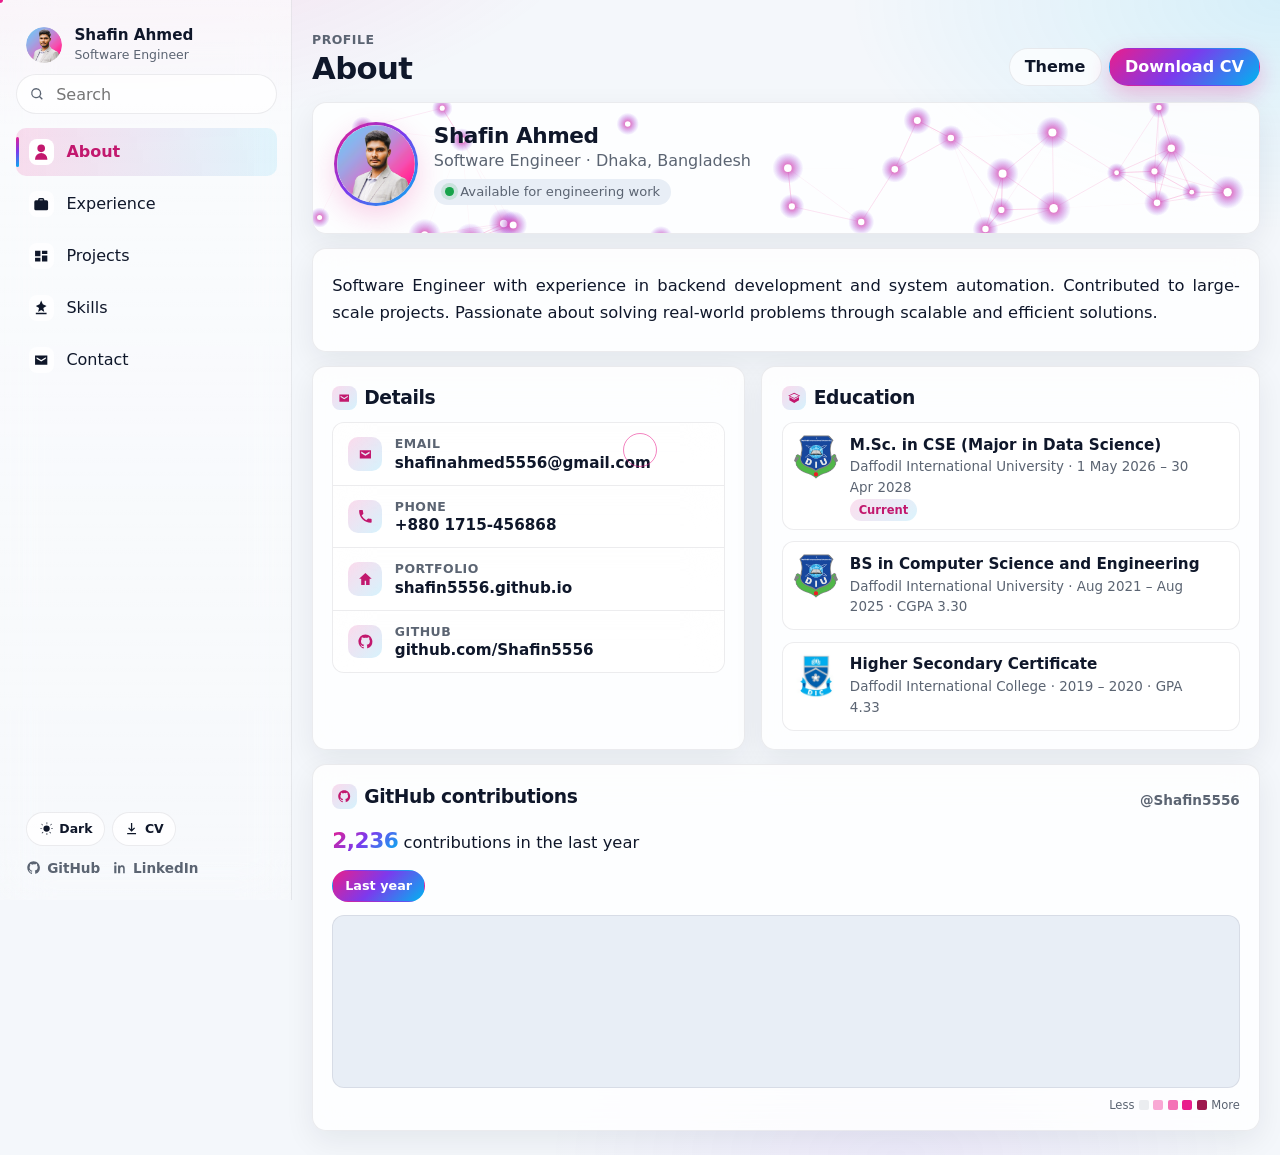
<file: index.html>
<!DOCTYPE html>
<html lang="en">
<head>
  <meta charset="utf-8">
  <meta name="viewport" content="width=device-width, initial-scale=1, viewport-fit=cover">
  <meta name="theme-color" content="#f4f7fb" id="meta-theme-color">
  <meta name="apple-mobile-web-app-capable" content="yes">
  <meta name="apple-mobile-web-app-status-bar-style" content="default">
  <meta name="description" content="Shafin Ahmed — Software Engineer. Backend, full-stack, and scalable systems.">
  <title>Shafin Ahmed | Software Engineer</title>
  <link rel="icon" type="image/png" href="images/profile.png">
  <link rel="apple-touch-icon" href="images/profile.png">
  <link rel="stylesheet" href="css/app.css?v=20261018f">
  <script>
    (function () {
      try {
        var t = localStorage.getItem("sa-theme-v2") || "light";
        document.documentElement.setAttribute("data-theme", t);
      } catch (e) {
        document.documentElement.setAttribute("data-theme", "light");
      }
    })();
  </script>
</head>
<body>
  <div class="cursor-dot" id="cursor-dot" aria-hidden="true"></div>
  <div class="cursor-ring" id="cursor-ring" aria-hidden="true"></div>
  <div class="boot-overlay" id="boot-overlay" aria-hidden="true">
    <div class="boot-mark">
      <img src="images/profile.png" alt="" width="56" height="56">
      <strong>Shafin Ahmed</strong>
    </div>
  </div>
  <div class="app" id="app">
    <aside class="sidebar" aria-label="Main navigation">
      <div class="sidebar-top">
        <div class="brand-chip">
          <img src="images/profile.png" alt="" width="36" height="36">
          <div>
            <strong data-bind-name>Shafin Ahmed</strong>
            <span data-bind-role>Software Engineer</span>
          </div>
        </div>
        <label class="search-shell" for="nav-search">
          <svg viewBox="0 0 24 24" aria-hidden="true"><path d="M10.5 3a7.5 7.5 0 015.95 12.07l3.74 3.74-1.41 1.41-3.74-3.74A7.5 7.5 0 1110.5 3zm0 2a5.5 5.5 0 100 11 5.5 5.5 0 000-11z"/></svg>
          <input id="nav-search" type="search" placeholder="Search" autocomplete="off">
        </label>
      </div>

      <nav class="side-nav" id="side-nav">
        <button class="nav-item is-active" data-page="about" type="button">
          <span class="nav-ico" aria-hidden="true"><svg viewBox="0 0 24 24"><path d="M12 12a5 5 0 100-10 5 5 0 000 10zm-8 9a8 8 0 0116 0v1H4v-1z"/></svg></span>
          <span>About</span>
        </button>
        <button class="nav-item" data-page="experience" type="button">
          <span class="nav-ico" aria-hidden="true"><svg viewBox="0 0 24 24"><path d="M10 4h4a2 2 0 012 2v1h3a2 2 0 012 2v9a2 2 0 01-2 2H5a2 2 0 01-2-2V9a2 2 0 012-2h3V6a2 2 0 012-2zm0 3h4V6h-4v1z"/></svg></span>
          <span>Experience</span>
        </button>
        <button class="nav-item" data-page="projects" type="button">
          <span class="nav-ico" aria-hidden="true"><svg viewBox="0 0 24 24"><path d="M4 5h7v7H4V5zm9 0h7v4h-7V5zM4 14h7v5H4v-5zm9-3h7v8h-7v-8z"/></svg></span>
          <span>Projects</span>
        </button>
        <button class="nav-item" data-page="skills" type="button">
          <span class="nav-ico" aria-hidden="true"><svg viewBox="0 0 24 24"><path d="M12 2l2.1 4.9L19 9l-4.2 2.9L16 17l-4-2.6L8 17l1.2-5.1L5 9l4.9-2.1L12 2zm-7 16h14v2H5v-2z"/></svg></span>
          <span>Skills</span>
        </button>
        <button class="nav-item" data-page="contact" type="button">
          <span class="nav-ico" aria-hidden="true"><svg viewBox="0 0 24 24"><path d="M4 6h16v12H4V6zm2 2v2.2l6 3.6 6-3.6V8l-6 3.6L6 8z"/></svg></span>
          <span>Contact</span>
        </button>
      </nav>

      <div class="sidebar-foot">
        <div class="sidebar-actions">
          <button class="ghost-btn magnetic" id="theme-toggle" type="button" aria-label="Toggle theme">
            <svg class="ico-sun" viewBox="0 0 24 24" aria-hidden="true"><path d="M12 7a5 5 0 100 10 5 5 0 000-10zm0-5h1v3h-1V2zm0 17h1v3h-1v-3zM2 11h3v1H2v-1zm17 0h3v1h-3v-1zM4.2 4.2l2.1 2.1-.7.7-2.1-2.1.7-.7zm12.8 12.8l2.1 2.1-.7.7-2.1-2.1.7-.7zM19.8 4.2l.7.7-2.1 2.1-.7-.7 2.1-2.1zM6.3 17l.7.7-2.1 2.1-.7-.7L6.3 17z"/></svg>
            <svg class="ico-moon" viewBox="0 0 24 24" aria-hidden="true"><path d="M12.1 2a9.9 9.9 0 00-1.4 19.7A10 10 0 1012.1 2z"/></svg>
            <span id="theme-label">Dark</span>
          </button>
          <button class="ghost-btn magnetic" id="cv-download" type="button" aria-label="Download CV">
            <svg viewBox="0 0 24 24" aria-hidden="true"><path d="M11 3h2v10.2l3.1-3.1 1.4 1.4L12 17l-5.5-5.5 1.4-1.4L11 13.2V3zM5 19h14v2H5v-2z"/></svg>
            CV
          </button>
        </div>
        <a class="ghost-link" href="https://github.com/Shafin5556" target="_blank" rel="noopener">
          <svg viewBox="0 0 24 24" aria-hidden="true"><path d="M12 2C6.48 2 2 6.58 2 12.26c0 4.52 2.87 8.35 6.84 9.71.5.1.68-.22.68-.48v-1.7c-2.78.62-3.37-1.37-3.37-1.37-.46-1.2-1.12-1.52-1.12-1.52-.92-.64.07-.63.07-.63 1.02.07 1.56 1.07 1.56 1.07.9 1.58 2.36 1.12 2.94.86.09-.67.35-1.12.64-1.38-2.22-.26-4.55-1.14-4.55-5.07 0-1.12.39-2.03 1.03-2.75-.1-.26-.45-1.31.1-2.73 0 0 .84-.27 2.75 1.05A9.3 9.3 0 0112 6.84c.85 0 1.71.12 2.51.35 1.91-1.32 2.75-1.05 2.75-1.05.55 1.42.2 2.47.1 2.73.64.72 1.03 1.63 1.03 2.75 0 3.94-2.34 4.8-4.57 5.06.36.32.68.94.68 1.9v2.81c0 .26.18.59.69.48A10.03 10.03 0 0022 12.26C22 6.58 17.52 2 12 2z"/></svg>
          GitHub
        </a>
        <a class="ghost-link" href="https://linkedin.com/in/shafin5556" target="_blank" rel="noopener">
          <svg viewBox="0 0 24 24" aria-hidden="true"><path d="M6.94 8.5H3.56V21h3.38V8.5zM5.25 3A1.97 1.97 0 003.3 4.96 1.97 1.97 0 005.25 6.9 1.97 1.97 0 007.2 4.96 1.97 1.97 0 005.25 3zM21 21h-3.37v-6.55c0-1.56-.03-3.56-2.17-3.56-2.17 0-2.5 1.7-2.5 3.45V21H9.58V8.5h3.24v1.7h.05c.45-.85 1.55-1.75 3.19-1.75 3.41 0 4.04 2.25 4.04 5.17V21z"/></svg>
          LinkedIn
        </a>
      </div>
    </aside>

    <main class="stage" id="stage">
      <header class="topbar mobile-appbar">
        <div class="appbar-left">
          <img class="appbar-avatar" src="images/profile.png" alt="" width="34" height="34">
          <div>
            <p class="eyebrow" id="page-eyebrow">Profile</p>
            <h1 id="page-title">About</h1>
          </div>
        </div>
        <div class="appbar-actions">
          <button class="pill magnetic" id="theme-toggle-mobile" type="button" aria-label="Toggle theme">Theme</button>
          <button class="pill pill-accent magnetic" id="cv-download-mobile" type="button">Download CV</button>
        </div>
      </header>

      <div class="pages" id="pages">
        <!-- ABOUT -->
        <section class="page is-active" id="page-about" data-title="About" data-eyebrow="Profile">
          <div class="hero-shell reveal">
            <canvas id="hero-canvas" class="hero-canvas" width="800" height="220" aria-hidden="true"></canvas>
            <div class="home-profile hero-profile">
              <img src="images/profile.png" alt="Shafin Ahmed" width="88" height="88">
              <div>
                <h2 id="bind-hero-name">Shafin Ahmed</h2>
                <p id="bind-hero-line">Software Engineer · Dhaka, Bangladesh</p>
                <div class="status-row"><span class="dot"></span> <span id="bind-status">Available for engineering work</span></div>
              </div>
            </div>
          </div>

          <article class="settings-card reveal">
            <p class="about-lead" id="bind-bio">Software Engineer with experience in backend development and system automation. Contributed to large-scale projects. Passionate about solving real-world problems through scalable and efficient solutions.</p>
          </article>

          <div class="about-split reveal">
            <article class="settings-card about-contacts">
              <h3><span class="inline-ico"><svg viewBox="0 0 24 24"><path d="M4 6h16v12H4V6zm2 2v2.2l6 3.6 6-3.6V8l-6 3.6L6 8z"/></svg></span> Details</h3>
              <div class="quick-grid about-links">
                <a class="quick-tile" id="bind-email-tile" href="mailto:shafinahmed5556@gmail.com">
                  <span class="tile-ico"><svg viewBox="0 0 24 24"><path d="M4 6h16v12H4V6zm2 2v2.2l6 3.6 6-3.6V8l-6 3.6L6 8z"/></svg></span>
                  <div class="tile-text"><strong>Email</strong><span>shafinahmed5556@gmail.com</span></div>
                </a>
                <a class="quick-tile" id="bind-phone-tile" href="tel:+8801715456868">
                  <span class="tile-ico"><svg viewBox="0 0 24 24"><path d="M6.6 10.8a15.5 15.5 0 006.6 6.6l2.2-2.2a1 1 0 011-.24c1.1.37 2.3.57 3.5.57a1 1 0 011 1V20a1 1 0 01-1 1C10.4 21 3 13.6 3 4a1 1 0 011-1h3.5a1 1 0 011 1c0 1.2.2 2.4.57 3.5a1 1 0 01-.24 1L6.6 10.8z"/></svg></span>
                  <div class="tile-text"><strong>Phone</strong><span>+880 1715-456868</span></div>
                </a>
                <a class="quick-tile" id="bind-portfolio-tile" href="https://shafin5556.github.io/" target="_blank" rel="noopener">
                  <span class="tile-ico"><svg viewBox="0 0 24 24"><path d="M12 3l9 8h-3v9h-5v-6H11v6H6v-9H3l9-8z"/></svg></span>
                  <div class="tile-text"><strong>Portfolio</strong><span>shafin5556.github.io</span></div>
                </a>
                <a class="quick-tile" id="bind-github-tile" href="https://github.com/Shafin5556" target="_blank" rel="noopener">
                  <span class="tile-ico"><svg viewBox="0 0 24 24"><path d="M12 2C6.48 2 2 6.58 2 12.26c0 4.52 2.87 8.35 6.84 9.71.5.1.68-.22.68-.48v-1.7c-2.78.62-3.37-1.37-3.37-1.37-.46-1.2-1.12-1.52-1.12-1.52-.92-.64.07-.63.07-.63 1.02.07 1.56 1.07 1.56 1.07.9 1.58 2.36 1.12 2.94.86.09-.67.35-1.12.64-1.38-2.22-.26-4.55-1.14-4.55-5.07 0-1.12.39-2.03 1.03-2.75-.1-.26-.45-1.31.1-2.73 0 0 .84-.27 2.75 1.05A9.3 9.3 0 0112 6.84c.85 0 1.71.12 2.51.35 1.91-1.32 2.75-1.05 2.75-1.05.55 1.42.2 2.47.1 2.73.64.72 1.03 1.63 1.03 2.75 0 3.94-2.34 4.8-4.57 5.06.36.32.68.94.68 1.9v2.81c0 .26.18.59.69.48A10.03 10.03 0 0022 12.26C22 6.58 17.52 2 12 2z"/></svg></span>
                  <div class="tile-text"><strong>GitHub</strong><span>github.com/Shafin5556</span></div>
                </a>
              </div>
            </article>

            <article class="settings-card about-education">
              <h3><span class="inline-ico"><svg viewBox="0 0 24 24"><path d="M12 3L2 8l10 5 10-5-10-5zm0 8.5L4.5 8 12 4.5 19.5 8 12 11.5zM4 10.2v5.3L12 20l8-4.5v-5.3L12 14.7 4 10.2z"/></svg></span> Education</h3>
              <div class="list-stack" id="bind-education"></div>
            </article>
          </div>

          <article class="settings-card reveal github-panel">
            <div class="panel-head">
              <h3><span class="inline-ico"><svg viewBox="0 0 24 24"><path d="M12 2C6.48 2 2 6.58 2 12.26c0 4.52 2.87 8.35 6.84 9.71.5.1.68-.22.68-.48v-1.7c-2.78.62-3.37-1.37-3.37-1.37-.46-1.2-1.12-1.52-1.12-1.52-.92-.64.07-.63.07-.63 1.02.07 1.56 1.07 1.56 1.07.9 1.58 2.36 1.12 2.94.86.09-.67.35-1.12.64-1.38-2.22-.26-4.55-1.14-4.55-5.07 0-1.12.39-2.03 1.03-2.75-.1-.26-.45-1.31.1-2.73 0 0 .84-.27 2.75 1.05A9.3 9.3 0 0112 6.84c.85 0 1.71.12 2.51.35 1.91-1.32 2.75-1.05 2.75-1.05.55 1.42.2 2.47.1 2.73.64.72 1.03 1.63 1.03 2.75 0 3.94-2.34 4.8-4.57 5.06.36.32.68.94.68 1.9v2.81c0 .26.18.59.69.48A10.03 10.03 0 0022 12.26C22 6.58 17.52 2 12 2z"/></svg></span> GitHub contributions</h3>
              <a class="ghost-link" id="bind-gh-handle" href="https://github.com/Shafin5556" target="_blank" rel="noopener">@Shafin5556</a>
            </div>
            <p class="gh-total"><strong id="gh-total-count">2,236</strong> <span id="gh-total-label">contributions in the last year</span></p>
            <div class="year-toggles" id="year-toggles" role="tablist" aria-label="Contribution year"></div>
            <div class="gh-chart-wrap">
              <svg id="contrib-graph" class="contrib-graph" role="img" aria-label="Contribution graph"></svg>
            </div>
            <div class="contrib-legend" aria-hidden="true">
              <span>Less</span>
              <i data-level="0"></i><i data-level="1"></i><i data-level="2"></i><i data-level="3"></i><i data-level="4"></i>
              <span>More</span>
            </div>
          </article>
        </section>

        <!-- EXPERIENCE -->
        <section class="page" id="page-experience" data-title="Experience" data-eyebrow="Career">
          <div id="bind-experience"></div>
        </section>

        <!-- PROJECTS -->
        <section class="page" id="page-projects" data-title="Projects" data-eyebrow="Selected work">
          <div id="bind-projects"></div>
        </section>

        <!-- SKILLS -->
        <section class="page" id="page-skills" data-title="Skills" data-eyebrow="Capabilities">
          <div id="bind-skills"></div>
        </section>

        <!-- CONTACT -->
        <section class="page" id="page-contact" data-title="Contact" data-eyebrow="Connect">
          <p class="home-tagline reveal" id="bind-tagline">Open to collaboration, engineering roles, and impactful software projects.</p>
          <div class="quick-grid contact-grid">
            <a class="quick-tile reveal" id="bind-c-email" href="mailto:shafinahmed5556@gmail.com">
              <span class="tile-ico"><svg viewBox="0 0 24 24"><path d="M4 6h16v12H4V6zm2 2v2.2l6 3.6 6-3.6V8l-6 3.6L6 8z"/></svg></span>
              <div class="tile-text"><strong>Email</strong><span>shafinahmed5556@gmail.com</span></div>
              <span class="chev" aria-hidden="true">›</span>
            </a>
            <a class="quick-tile reveal" id="bind-c-phone" href="tel:+8801715456868">
              <span class="tile-ico"><svg viewBox="0 0 24 24"><path d="M6.6 10.8a15.5 15.5 0 006.6 6.6l2.2-2.2a1 1 0 011-.24c1.1.37 2.3.57 3.5.57a1 1 0 011 1V20a1 1 0 01-1 1C10.4 21 3 13.6 3 4a1 1 0 011-1h3.5a1 1 0 011 1c0 1.2.2 2.4.57 3.5a1 1 0 01-.24 1L6.6 10.8z"/></svg></span>
              <div class="tile-text"><strong>Phone</strong><span>+880 1715-456868</span></div>
              <span class="chev" aria-hidden="true">›</span>
            </a>
            <a class="quick-tile reveal" id="bind-c-linkedin" href="https://linkedin.com/in/shafin5556" target="_blank" rel="noopener">
              <span class="tile-ico"><svg viewBox="0 0 24 24"><path d="M6.94 8.5H3.56V21h3.38V8.5zM5.25 3A1.97 1.97 0 003.3 4.96 1.97 1.97 0 005.25 6.9 1.97 1.97 0 007.2 4.96 1.97 1.97 0 005.25 3zM21 21h-3.37v-6.55c0-1.56-.03-3.56-2.17-3.56-2.17 0-2.5 1.7-2.5 3.45V21H9.58V8.5h3.24v1.7h.05c.45-.85 1.55-1.75 3.19-1.75 3.41 0 4.04 2.25 4.04 5.17V21z"/></svg></span>
              <div class="tile-text"><strong>LinkedIn</strong><span>linkedin.com/in/shafin5556</span></div>
              <span class="chev" aria-hidden="true">›</span>
            </a>
            <a class="quick-tile reveal" id="bind-c-github" href="https://github.com/Shafin5556" target="_blank" rel="noopener">
              <span class="tile-ico"><svg viewBox="0 0 24 24"><path d="M12 2C6.48 2 2 6.58 2 12.26c0 4.52 2.87 8.35 6.84 9.71.5.1.68-.22.68-.48v-1.7c-2.78.62-3.37-1.37-3.37-1.37-.46-1.2-1.12-1.52-1.12-1.52-.92-.64.07-.63.07-.63 1.02.07 1.56 1.07 1.56 1.07.9 1.58 2.36 1.12 2.94.86.09-.67.35-1.12.64-1.38-2.22-.26-4.55-1.14-4.55-5.07 0-1.12.39-2.03 1.03-2.75-.1-.26-.45-1.31.1-2.73 0 0 .84-.27 2.75 1.05A9.3 9.3 0 0112 6.84c.85 0 1.71.12 2.51.35 1.91-1.32 2.75-1.05 2.75-1.05.55 1.42.2 2.47.1 2.73.64.72 1.03 1.63 1.03 2.75 0 3.94-2.34 4.8-4.57 5.06.36.32.68.94.68 1.9v2.81c0 .26.18.59.69.48A10.03 10.03 0 0022 12.26C22 6.58 17.52 2 12 2z"/></svg></span>
              <div class="tile-text"><strong>GitHub</strong><span>github.com/Shafin5556</span></div>
              <span class="chev" aria-hidden="true">›</span>
            </a>
            <a class="quick-tile reveal" id="bind-c-portfolio" href="https://shafin5556.github.io/" target="_blank" rel="noopener">
              <span class="tile-ico"><svg viewBox="0 0 24 24"><path d="M12 3l9 8h-3v9h-5v-6H11v6H6v-9H3l9-8z"/></svg></span>
              <div class="tile-text"><strong>Portfolio</strong><span>shafin5556.github.io</span></div>
              <span class="chev" aria-hidden="true">›</span>
            </a>
          </div>

          <article class="settings-card reveal">
            <h3><span class="inline-ico"><svg viewBox="0 0 24 24"><path d="M12 2l2.1 4.9L19 9l-4.2 2.9L16 17l-4-2.6L8 17l1.2-5.1L5 9l4.9-2.1L12 2z"/></svg></span> Achievements</h3>
            <div class="list-stack compact" id="bind-achievements"></div>
          </article>
        </section>
      </div>
    </main>

    <nav class="bottom-nav" id="bottom-nav" aria-label="Mobile navigation">
      <button class="tab is-active" data-page="about" type="button"><svg viewBox="0 0 24 24"><path d="M12 12a5 5 0 100-10 5 5 0 000 10zm-8 9a8 8 0 0116 0v1H4v-1z"/></svg><span>About</span></button>
      <button class="tab" data-page="experience" type="button"><svg viewBox="0 0 24 24"><path d="M10 4h4a2 2 0 012 2v1h3a2 2 0 012 2v9a2 2 0 01-2 2H5a2 2 0 01-2-2V9a2 2 0 012-2h3V6a2 2 0 012-2zm0 3h4V6h-4v1z"/></svg><span>Experience</span></button>
      <button class="tab" data-page="projects" type="button"><svg viewBox="0 0 24 24"><path d="M4 5h7v7H4V5zm9 0h7v4h-7V5zM4 14h7v5H4v-5zm9-3h7v8h-7v-8z"/></svg><span>Projects</span></button>
      <button class="tab" data-page="skills" type="button"><svg viewBox="0 0 24 24"><path d="M12 2l2.1 4.9L19 9l-4.2 2.9L16 17l-4-2.6L8 17l1.2-5.1L5 9l4.9-2.1L12 2z"/></svg><span>Skills</span></button>
      <button class="tab" data-page="contact" type="button"><svg viewBox="0 0 24 24"><path d="M4 6h16v12H4V6zm2 2v2.2l6 3.6 6-3.6V8l-6 3.6L6 8z"/></svg><span>Contact</span></button>
    </nav>
  </div>

  <script src="js/content.js?v=20261018f" defer></script>
  <script src="js/app.js?v=20261018f" defer></script>
</body>
</html>
</file>
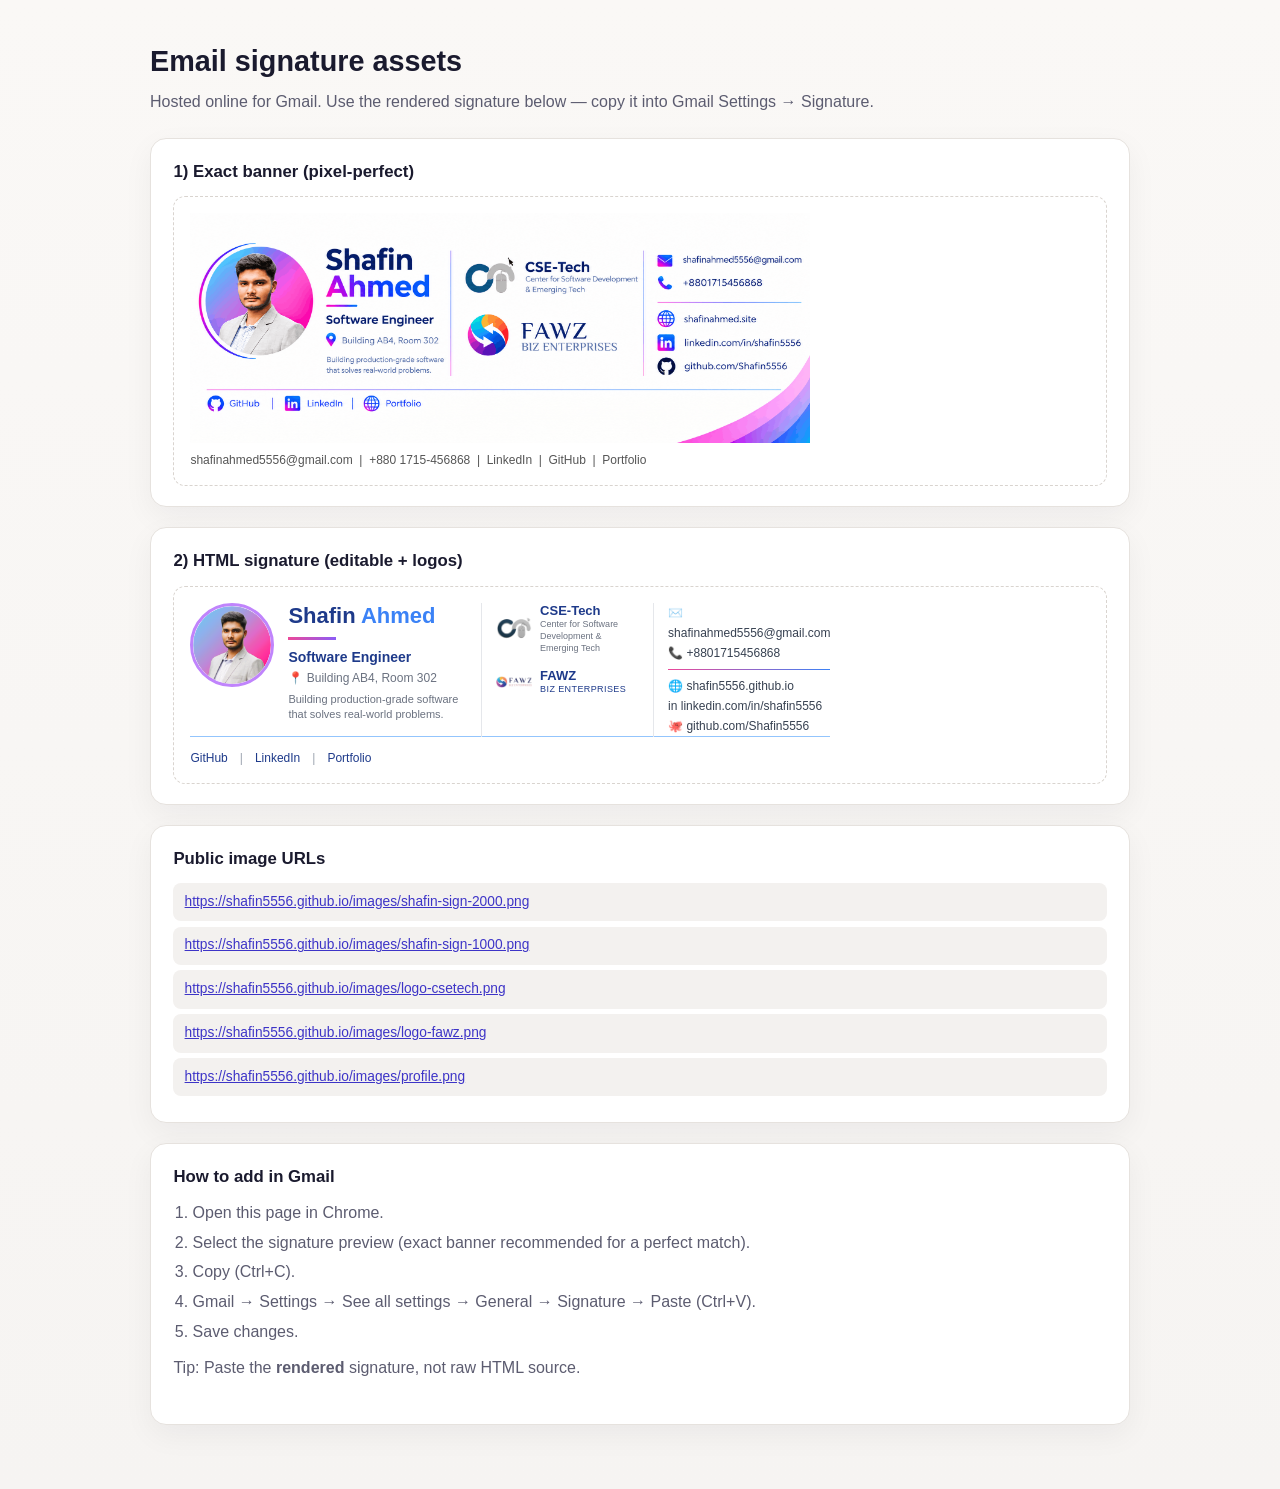
<file: signature/index.html>
<!DOCTYPE html>
<html lang="en">
<head>
  <meta charset="utf-8">
  <meta name="viewport" content="width=device-width, initial-scale=1">
  <title>Shafin Ahmed — Email Signature</title>
  <style>
    :root {
      --bg: #f6f4f2;
      --ink: #1a1a2e;
      --muted: #5c5c70;
      --card: #ffffff;
      --line: #e6e2de;
      --accent: #5b4bff;
    }
    * { box-sizing: border-box; }
    body {
      margin: 0;
      font-family: Inter, Segoe UI, Arial, sans-serif;
      background: linear-gradient(180deg, #faf8f6, var(--bg));
      color: var(--ink);
      line-height: 1.5;
    }
    .wrap { width: min(980px, calc(100% - 2rem)); margin: 2.5rem auto 4rem; }
    h1 { margin: 0 0 0.4rem; font-size: 1.8rem; }
    .lead { color: var(--muted); margin: 0 0 1.5rem; }
    .card {
      background: var(--card);
      border: 1px solid var(--line);
      border-radius: 16px;
      padding: 1.25rem 1.4rem;
      margin-bottom: 1.25rem;
      box-shadow: 0 10px 30px rgba(26,26,46,0.05);
    }
    h2 { margin: 0 0 0.75rem; font-size: 1.05rem; }
    code, .url {
      display: block;
      word-break: break-all;
      background: #f3f1ef;
      border-radius: 8px;
      padding: 0.55rem 0.7rem;
      font-size: 0.86rem;
      margin: 0.35rem 0;
    }
    .preview {
      overflow-x: auto;
      background: #fff;
      border: 1px dashed #d9d4cf;
      border-radius: 12px;
      padding: 1rem;
    }
    .steps { margin: 0; padding-left: 1.2rem; color: var(--muted); }
    .steps li { margin: 0.35rem 0; }
    img.full { max-width: 100%; height: auto; display: block; }
    a { color: #3d34c7; }
  </style>
</head>
<body>
  <div class="wrap">
    <h1>Email signature assets</h1>
    <p class="lead">Hosted online for Gmail. Use the rendered signature below — copy it into Gmail Settings → Signature.</p>

    <div class="card">
      <h2>1) Exact banner (pixel-perfect)</h2>
      <div class="preview" id="exact-preview">
        <!-- EXACT_SIGNATURE_START -->
        <table cellpadding="0" cellspacing="0" border="0" style="border-collapse:collapse;font-family:Arial,Helvetica,sans-serif;">
          <tr>
            <td>
              <a href="https://shafin5556.github.io" target="_blank" rel="noopener">
                <img src="https://shafin5556.github.io/images/shafin-sign-2000.png" width="620" height="auto" alt="Shafin Ahmed — Software Engineer" style="display:block;border:0;outline:none;text-decoration:none;max-width:620px;height:auto;">
              </a>
            </td>
          </tr>
          <tr>
            <td style="padding-top:8px;font-size:12px;line-height:18px;color:#555;">
              <a href="mailto:shafinahmed5556@gmail.com" style="color:#555;text-decoration:none;">shafinahmed5556@gmail.com</a>
              &nbsp;|&nbsp;
              <a href="tel:+8801715456868" style="color:#555;text-decoration:none;">+880 1715-456868</a>
              &nbsp;|&nbsp;
              <a href="https://linkedin.com/in/shafin5556" style="color:#555;text-decoration:none;">LinkedIn</a>
              &nbsp;|&nbsp;
              <a href="https://github.com/Shafin5556" style="color:#555;text-decoration:none;">GitHub</a>
              &nbsp;|&nbsp;
              <a href="https://shafin5556.github.io" style="color:#555;text-decoration:none;">Portfolio</a>
            </td>
          </tr>
        </table>
        <!-- EXACT_SIGNATURE_END -->
      </div>
    </div>

    <div class="card">
      <h2>2) HTML signature (editable + logos)</h2>
      <div class="preview" id="html-preview">
        <!-- HTML_SIGNATURE_START -->
        <table cellpadding="0" cellspacing="0" border="0" width="640" style="border-collapse:collapse;font-family:Arial,Helvetica,sans-serif;color:#1f2937;max-width:640px;">
          <tr>
            <td valign="top" width="92" style="padding-right:14px;">
              <img src="https://shafin5556.github.io/images/profile.png" width="84" height="84" alt="Shafin Ahmed" style="display:block;border-radius:50%;border:3px solid #c084fc;">
            </td>
            <td valign="top" width="220" style="padding-right:14px;border-right:1px solid #e5e7eb;">
              <div style="font-size:22px;line-height:26px;font-weight:700;color:#1e3a8a;">Shafin <span style="color:#3b82f6;">Ahmed</span></div>
              <div style="height:3px;width:48px;background:linear-gradient(90deg,#ec4899,#8b5cf6);margin:8px 0 8px;"></div>
              <div style="font-size:14px;line-height:18px;font-weight:700;color:#1e3a8a;">Software Engineer</div>
              <div style="font-size:12px;line-height:16px;color:#6b7280;margin-top:4px;">📍 Building AB4, Room 302</div>
              <div style="font-size:11px;line-height:15px;color:#6b7280;margin-top:6px;">Building production-grade software that solves real-world problems.</div>
            </td>
            <td valign="top" width="180" style="padding:0 14px;border-right:1px solid #e5e7eb;">
              <table cellpadding="0" cellspacing="0" border="0" style="border-collapse:collapse;">
                <tr>
                  <td valign="middle" style="padding-bottom:10px;">
                    <img src="https://shafin5556.github.io/images/logo-csetech.png" width="36" height="36" alt="CSE-Tech" style="display:block;">
                  </td>
                  <td valign="middle" style="padding-left:8px;padding-bottom:10px;">
                    <div style="font-size:13px;line-height:15px;font-weight:700;color:#1e3a8a;">CSE-Tech</div>
                    <div style="font-size:9px;line-height:12px;color:#6b7280;">Center for Software Development &amp; Emerging Tech</div>
                  </td>
                </tr>
                <tr>
                  <td valign="middle">
                    <img src="https://shafin5556.github.io/images/logo-fawz.png" width="36" height="36" alt="Fawz Biz Enterprises" style="display:block;">
                  </td>
                  <td valign="middle" style="padding-left:8px;">
                    <div style="font-size:13px;line-height:15px;font-weight:700;color:#1e3a8a;">FAWZ</div>
                    <div style="font-size:9px;line-height:12px;color:#1e3a8a;letter-spacing:0.4px;">BIZ ENTERPRISES</div>
                  </td>
                </tr>
              </table>
            </td>
            <td valign="top" style="padding-left:14px;">
              <div style="font-size:12px;line-height:20px;">
                <a href="mailto:shafinahmed5556@gmail.com" style="color:#374151;text-decoration:none;">✉️ shafinahmed5556@gmail.com</a><br>
                <a href="tel:+8801715456868" style="color:#374151;text-decoration:none;">📞 +8801715456868</a>
                <div style="height:1px;background:linear-gradient(90deg,#ec4899,#3b82f6);margin:6px 0;"></div>
                <a href="https://shafin5556.github.io" style="color:#374151;text-decoration:none;">🌐 shafin5556.github.io</a><br>
                <a href="https://linkedin.com/in/shafin5556" style="color:#374151;text-decoration:none;">in linkedin.com/in/shafin5556</a><br>
                <a href="https://github.com/Shafin5556" style="color:#374151;text-decoration:none;">🐙 github.com/Shafin5556</a>
              </div>
            </td>
          </tr>
          <tr>
            <td colspan="4" style="padding-top:12px;border-top:1px solid #93c5fd;margin-top:10px;">
              <table cellpadding="0" cellspacing="0" border="0" style="border-collapse:collapse;font-size:12px;">
                <tr>
                  <td style="padding-right:12px;"><a href="https://github.com/Shafin5556" style="color:#1e3a8a;text-decoration:none;">GitHub</a></td>
                  <td style="color:#9ca3af;padding-right:12px;">|</td>
                  <td style="padding-right:12px;"><a href="https://linkedin.com/in/shafin5556" style="color:#1e3a8a;text-decoration:none;">LinkedIn</a></td>
                  <td style="color:#9ca3af;padding-right:12px;">|</td>
                  <td><a href="https://shafin5556.github.io" style="color:#1e3a8a;text-decoration:none;">Portfolio</a></td>
                </tr>
              </table>
            </td>
          </tr>
        </table>
        <!-- HTML_SIGNATURE_END -->
      </div>
    </div>

    <div class="card">
      <h2>Public image URLs</h2>
      <a class="url" href="https://shafin5556.github.io/images/shafin-sign-2000.png">https://shafin5556.github.io/images/shafin-sign-2000.png</a>
      <a class="url" href="https://shafin5556.github.io/images/shafin-sign-1000.png">https://shafin5556.github.io/images/shafin-sign-1000.png</a>
      <a class="url" href="https://shafin5556.github.io/images/logo-csetech.png">https://shafin5556.github.io/images/logo-csetech.png</a>
      <a class="url" href="https://shafin5556.github.io/images/logo-fawz.png">https://shafin5556.github.io/images/logo-fawz.png</a>
      <a class="url" href="https://shafin5556.github.io/images/profile.png">https://shafin5556.github.io/images/profile.png</a>
    </div>

    <div class="card">
      <h2>How to add in Gmail</h2>
      <ol class="steps">
        <li>Open this page in Chrome.</li>
        <li>Select the signature preview (exact banner recommended for a perfect match).</li>
        <li>Copy (Ctrl+C).</li>
        <li>Gmail → Settings → See all settings → General → Signature → Paste (Ctrl+V).</li>
        <li>Save changes.</li>
      </ol>
      <p class="lead" style="margin-top:0.8rem;">Tip: Paste the <b>rendered</b> signature, not raw HTML source.</p>
    </div>
  </div>
</body>
</html>
</file>
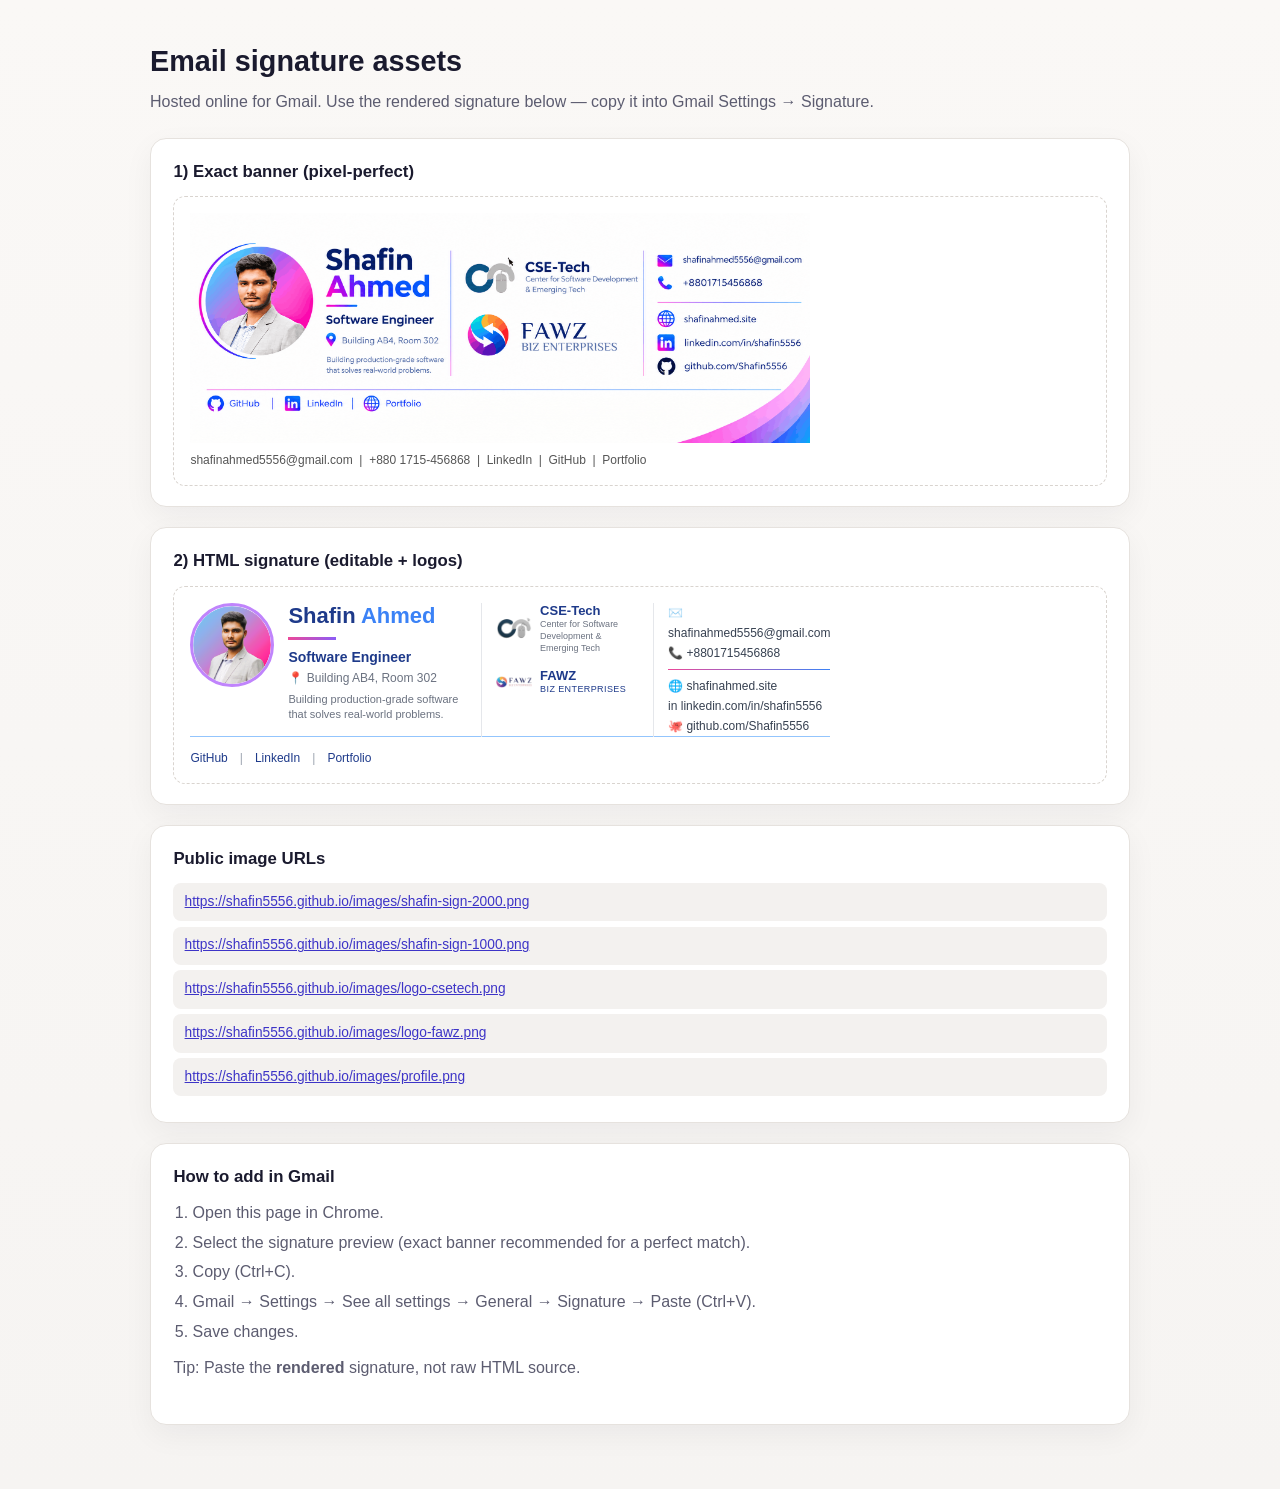
<file: static/signature/index.html>
<!DOCTYPE html>
<html lang="en">
<head>
  <meta charset="utf-8">
  <meta name="viewport" content="width=device-width, initial-scale=1">
  <title>Shafin Ahmed — Email Signature</title>
  <style>
    :root {
      --bg: #f6f4f2;
      --ink: #1a1a2e;
      --muted: #5c5c70;
      --card: #ffffff;
      --line: #e6e2de;
      --accent: #5b4bff;
    }
    * { box-sizing: border-box; }
    body {
      margin: 0;
      font-family: Inter, Segoe UI, Arial, sans-serif;
      background: linear-gradient(180deg, #faf8f6, var(--bg));
      color: var(--ink);
      line-height: 1.5;
    }
    .wrap { width: min(980px, calc(100% - 2rem)); margin: 2.5rem auto 4rem; }
    h1 { margin: 0 0 0.4rem; font-size: 1.8rem; }
    .lead { color: var(--muted); margin: 0 0 1.5rem; }
    .card {
      background: var(--card);
      border: 1px solid var(--line);
      border-radius: 16px;
      padding: 1.25rem 1.4rem;
      margin-bottom: 1.25rem;
      box-shadow: 0 10px 30px rgba(26,26,46,0.05);
    }
    h2 { margin: 0 0 0.75rem; font-size: 1.05rem; }
    code, .url {
      display: block;
      word-break: break-all;
      background: #f3f1ef;
      border-radius: 8px;
      padding: 0.55rem 0.7rem;
      font-size: 0.86rem;
      margin: 0.35rem 0;
    }
    .preview {
      overflow-x: auto;
      background: #fff;
      border: 1px dashed #d9d4cf;
      border-radius: 12px;
      padding: 1rem;
    }
    .steps { margin: 0; padding-left: 1.2rem; color: var(--muted); }
    .steps li { margin: 0.35rem 0; }
    img.full { max-width: 100%; height: auto; display: block; }
    a { color: #3d34c7; }
  </style>
</head>
<body>
  <div class="wrap">
    <h1>Email signature assets</h1>
    <p class="lead">Hosted online for Gmail. Use the rendered signature below — copy it into Gmail Settings → Signature.</p>

    <div class="card">
      <h2>1) Exact banner (pixel-perfect)</h2>
      <div class="preview" id="exact-preview">
        <!-- EXACT_SIGNATURE_START -->
        <table cellpadding="0" cellspacing="0" border="0" style="border-collapse:collapse;font-family:Arial,Helvetica,sans-serif;">
          <tr>
            <td>
              <a href="https://shafinahmed.site" target="_blank" rel="noopener">
                <img src="https://shafin5556.github.io/images/shafin-sign-2000.png" width="620" height="auto" alt="Shafin Ahmed — Software Engineer" style="display:block;border:0;outline:none;text-decoration:none;max-width:620px;height:auto;">
              </a>
            </td>
          </tr>
          <tr>
            <td style="padding-top:8px;font-size:12px;line-height:18px;color:#555;">
              <a href="mailto:shafinahmed5556@gmail.com" style="color:#555;text-decoration:none;">shafinahmed5556@gmail.com</a>
              &nbsp;|&nbsp;
              <a href="tel:+8801715456868" style="color:#555;text-decoration:none;">+880 1715-456868</a>
              &nbsp;|&nbsp;
              <a href="https://linkedin.com/in/shafin5556" style="color:#555;text-decoration:none;">LinkedIn</a>
              &nbsp;|&nbsp;
              <a href="https://github.com/Shafin5556" style="color:#555;text-decoration:none;">GitHub</a>
              &nbsp;|&nbsp;
              <a href="https://shafinahmed.site" style="color:#555;text-decoration:none;">Portfolio</a>
            </td>
          </tr>
        </table>
        <!-- EXACT_SIGNATURE_END -->
      </div>
    </div>

    <div class="card">
      <h2>2) HTML signature (editable + logos)</h2>
      <div class="preview" id="html-preview">
        <!-- HTML_SIGNATURE_START -->
        <table cellpadding="0" cellspacing="0" border="0" width="640" style="border-collapse:collapse;font-family:Arial,Helvetica,sans-serif;color:#1f2937;max-width:640px;">
          <tr>
            <td valign="top" width="92" style="padding-right:14px;">
              <img src="https://shafin5556.github.io/images/profile.png" width="84" height="84" alt="Shafin Ahmed" style="display:block;border-radius:50%;border:3px solid #c084fc;">
            </td>
            <td valign="top" width="220" style="padding-right:14px;border-right:1px solid #e5e7eb;">
              <div style="font-size:22px;line-height:26px;font-weight:700;color:#1e3a8a;">Shafin <span style="color:#3b82f6;">Ahmed</span></div>
              <div style="height:3px;width:48px;background:linear-gradient(90deg,#ec4899,#8b5cf6);margin:8px 0 8px;"></div>
              <div style="font-size:14px;line-height:18px;font-weight:700;color:#1e3a8a;">Software Engineer</div>
              <div style="font-size:12px;line-height:16px;color:#6b7280;margin-top:4px;">📍 Building AB4, Room 302</div>
              <div style="font-size:11px;line-height:15px;color:#6b7280;margin-top:6px;">Building production-grade software that solves real-world problems.</div>
            </td>
            <td valign="top" width="180" style="padding:0 14px;border-right:1px solid #e5e7eb;">
              <table cellpadding="0" cellspacing="0" border="0" style="border-collapse:collapse;">
                <tr>
                  <td valign="middle" style="padding-bottom:10px;">
                    <img src="https://shafin5556.github.io/images/logo-csetech.png" width="36" height="36" alt="CSE-Tech" style="display:block;">
                  </td>
                  <td valign="middle" style="padding-left:8px;padding-bottom:10px;">
                    <div style="font-size:13px;line-height:15px;font-weight:700;color:#1e3a8a;">CSE-Tech</div>
                    <div style="font-size:9px;line-height:12px;color:#6b7280;">Center for Software Development &amp; Emerging Tech</div>
                  </td>
                </tr>
                <tr>
                  <td valign="middle">
                    <img src="https://shafin5556.github.io/images/logo-fawz.png" width="36" height="36" alt="Fawz Biz Enterprises" style="display:block;">
                  </td>
                  <td valign="middle" style="padding-left:8px;">
                    <div style="font-size:13px;line-height:15px;font-weight:700;color:#1e3a8a;">FAWZ</div>
                    <div style="font-size:9px;line-height:12px;color:#1e3a8a;letter-spacing:0.4px;">BIZ ENTERPRISES</div>
                  </td>
                </tr>
              </table>
            </td>
            <td valign="top" style="padding-left:14px;">
              <div style="font-size:12px;line-height:20px;">
                <a href="mailto:shafinahmed5556@gmail.com" style="color:#374151;text-decoration:none;">✉️ shafinahmed5556@gmail.com</a><br>
                <a href="tel:+8801715456868" style="color:#374151;text-decoration:none;">📞 +8801715456868</a>
                <div style="height:1px;background:linear-gradient(90deg,#ec4899,#3b82f6);margin:6px 0;"></div>
                <a href="https://shafinahmed.site" style="color:#374151;text-decoration:none;">🌐 shafinahmed.site</a><br>
                <a href="https://linkedin.com/in/shafin5556" style="color:#374151;text-decoration:none;">in linkedin.com/in/shafin5556</a><br>
                <a href="https://github.com/Shafin5556" style="color:#374151;text-decoration:none;">🐙 github.com/Shafin5556</a>
              </div>
            </td>
          </tr>
          <tr>
            <td colspan="4" style="padding-top:12px;border-top:1px solid #93c5fd;margin-top:10px;">
              <table cellpadding="0" cellspacing="0" border="0" style="border-collapse:collapse;font-size:12px;">
                <tr>
                  <td style="padding-right:12px;"><a href="https://github.com/Shafin5556" style="color:#1e3a8a;text-decoration:none;">GitHub</a></td>
                  <td style="color:#9ca3af;padding-right:12px;">|</td>
                  <td style="padding-right:12px;"><a href="https://linkedin.com/in/shafin5556" style="color:#1e3a8a;text-decoration:none;">LinkedIn</a></td>
                  <td style="color:#9ca3af;padding-right:12px;">|</td>
                  <td><a href="https://shafinahmed.site" style="color:#1e3a8a;text-decoration:none;">Portfolio</a></td>
                </tr>
              </table>
            </td>
          </tr>
        </table>
        <!-- HTML_SIGNATURE_END -->
      </div>
    </div>

    <div class="card">
      <h2>Public image URLs</h2>
      <a class="url" href="https://shafin5556.github.io/images/shafin-sign-2000.png">https://shafin5556.github.io/images/shafin-sign-2000.png</a>
      <a class="url" href="https://shafin5556.github.io/images/shafin-sign-1000.png">https://shafin5556.github.io/images/shafin-sign-1000.png</a>
      <a class="url" href="https://shafin5556.github.io/images/logo-csetech.png">https://shafin5556.github.io/images/logo-csetech.png</a>
      <a class="url" href="https://shafin5556.github.io/images/logo-fawz.png">https://shafin5556.github.io/images/logo-fawz.png</a>
      <a class="url" href="https://shafin5556.github.io/images/profile.png">https://shafin5556.github.io/images/profile.png</a>
    </div>

    <div class="card">
      <h2>How to add in Gmail</h2>
      <ol class="steps">
        <li>Open this page in Chrome.</li>
        <li>Select the signature preview (exact banner recommended for a perfect match).</li>
        <li>Copy (Ctrl+C).</li>
        <li>Gmail → Settings → See all settings → General → Signature → Paste (Ctrl+V).</li>
        <li>Save changes.</li>
      </ol>
      <p class="lead" style="margin-top:0.8rem;">Tip: Paste the <b>rendered</b> signature, not raw HTML source.</p>
    </div>
  </div>
</body>
</html>
</file>
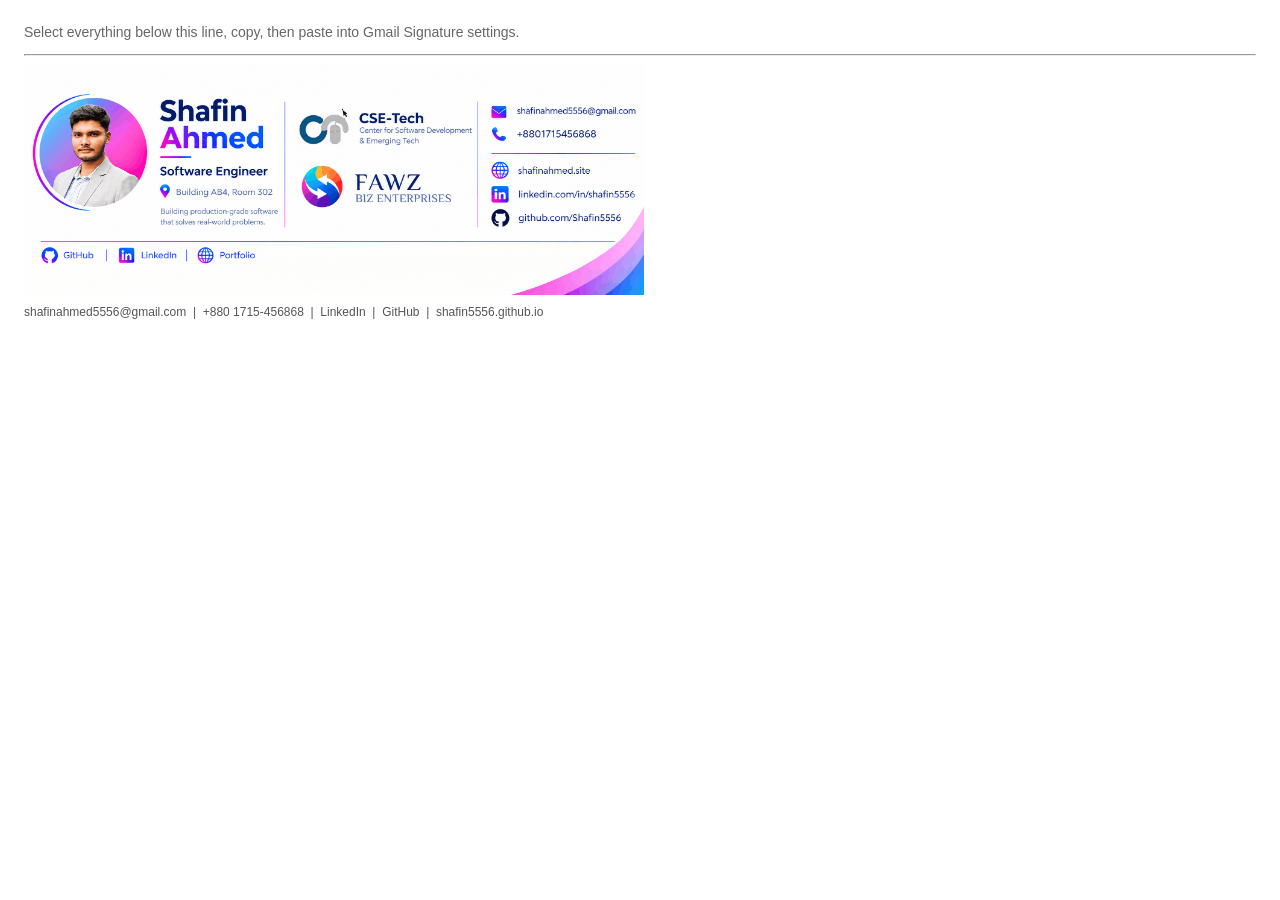
<file: signature/gmail-signature.html>
<!DOCTYPE html>
<html lang="en">
<head>
  <meta charset="utf-8">
  <title>Copy this into Gmail</title>
</head>
<body style="margin:24px;font-family:Arial,Helvetica,sans-serif;">
  <p style="color:#666;font-size:14px;">Select everything below this line, copy, then paste into Gmail Signature settings.</p>
  <hr>

  <!-- ===== COPY FROM HERE ===== -->
  <table cellpadding="0" cellspacing="0" border="0" style="border-collapse:collapse;font-family:Arial,Helvetica,sans-serif;">
    <tr>
      <td>
        <a href="https://shafin5556.github.io" target="_blank" rel="noopener">
          <img src="https://shafin5556.github.io/images/shafin-sign-2000.png" width="620" alt="Shafin Ahmed — Software Engineer | CSE-Tech | Fawz Biz Enterprises" style="display:block;border:0;outline:none;text-decoration:none;max-width:620px;height:auto;">
        </a>
      </td>
    </tr>
    <tr>
      <td style="padding-top:8px;font-size:12px;line-height:18px;color:#555555;font-family:Arial,Helvetica,sans-serif;">
        <a href="mailto:shafinahmed5556@gmail.com" style="color:#555555;text-decoration:none;">shafinahmed5556@gmail.com</a>
        &nbsp;|&nbsp;
        <a href="tel:+8801715456868" style="color:#555555;text-decoration:none;">+880 1715-456868</a>
        &nbsp;|&nbsp;
        <a href="https://linkedin.com/in/shafin5556" style="color:#555555;text-decoration:none;">LinkedIn</a>
        &nbsp;|&nbsp;
        <a href="https://github.com/Shafin5556" style="color:#555555;text-decoration:none;">GitHub</a>
        &nbsp;|&nbsp;
        <a href="https://shafin5556.github.io" style="color:#555555;text-decoration:none;">shafin5556.github.io</a>
      </td>
    </tr>
  </table>
  <!-- ===== COPY TO HERE ===== -->

</body>
</html>
</file>
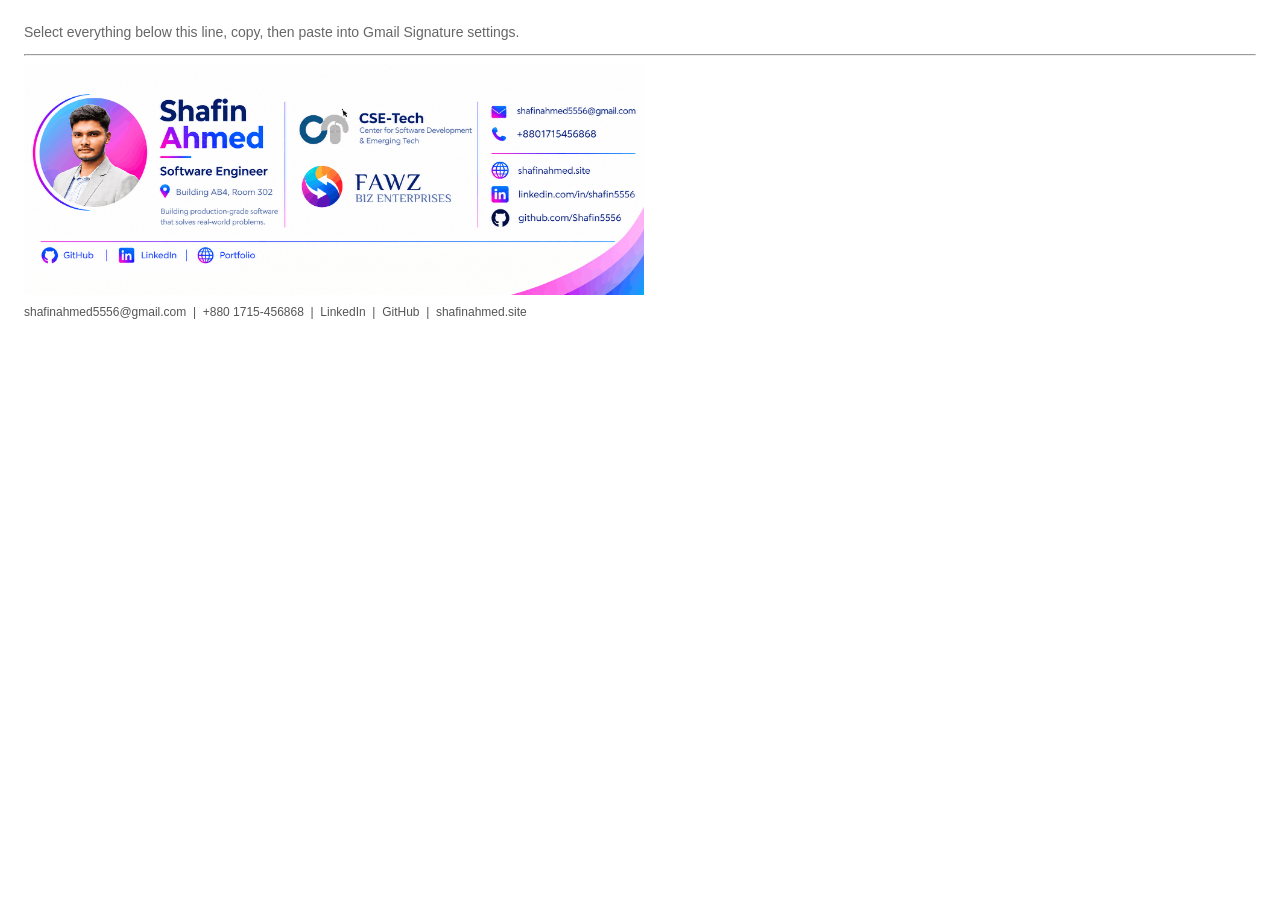
<file: static/signature/gmail-signature.html>
<!DOCTYPE html>
<html lang="en">
<head>
  <meta charset="utf-8">
  <title>Copy this into Gmail</title>
</head>
<body style="margin:24px;font-family:Arial,Helvetica,sans-serif;">
  <p style="color:#666;font-size:14px;">Select everything below this line, copy, then paste into Gmail Signature settings.</p>
  <hr>

  <!-- ===== COPY FROM HERE ===== -->
  <table cellpadding="0" cellspacing="0" border="0" style="border-collapse:collapse;font-family:Arial,Helvetica,sans-serif;">
    <tr>
      <td>
        <a href="https://shafinahmed.site" target="_blank" rel="noopener">
          <img src="https://shafin5556.github.io/images/shafin-sign-2000.png" width="620" alt="Shafin Ahmed — Software Engineer | CSE-Tech | Fawz Biz Enterprises" style="display:block;border:0;outline:none;text-decoration:none;max-width:620px;height:auto;">
        </a>
      </td>
    </tr>
    <tr>
      <td style="padding-top:8px;font-size:12px;line-height:18px;color:#555555;font-family:Arial,Helvetica,sans-serif;">
        <a href="mailto:shafinahmed5556@gmail.com" style="color:#555555;text-decoration:none;">shafinahmed5556@gmail.com</a>
        &nbsp;|&nbsp;
        <a href="tel:+8801715456868" style="color:#555555;text-decoration:none;">+880 1715-456868</a>
        &nbsp;|&nbsp;
        <a href="https://linkedin.com/in/shafin5556" style="color:#555555;text-decoration:none;">LinkedIn</a>
        &nbsp;|&nbsp;
        <a href="https://github.com/Shafin5556" style="color:#555555;text-decoration:none;">GitHub</a>
        &nbsp;|&nbsp;
        <a href="https://shafinahmed.site" style="color:#555555;text-decoration:none;">shafinahmed.site</a>
      </td>
    </tr>
  </table>
  <!-- ===== COPY TO HERE ===== -->

</body>
</html>
</file>
<file: css/app.css>
:root {
  /* Signature palette: magenta → cyan/blue */
  --magenta: #e91e8c;
  --magenta-deep: #c2186e;
  --cyan: #00b4f0;
  --blue: #3b82f6;
  --navy: #0f172a;
  --bg: #f4f7fb;
  --bg-soft: #e8eef6;
  --surface: rgba(255, 255, 255, 0.82);
  --surface-solid: #ffffff;
  --ink: #0f172a;
  --muted: #5b6472;
  --line: rgba(15, 23, 42, 0.08);
  --accent: var(--magenta);
  --accent-soft: rgba(233, 30, 140, 0.12);
  --accent-strong: var(--magenta-deep);
  --accent-2: var(--cyan);
  --brand-grad: linear-gradient(135deg, #e91e8c 0%, #7c3aed 48%, #00b4f0 100%);
  --shadow: 0 10px 30px rgba(15, 23, 42, 0.07);
  --sidebar-bg: linear-gradient(180deg, rgba(255,255,255,0.55), rgba(255,255,255,0.28));
  --boot-bg: #fff;
  --chip: rgba(255, 255, 255, 0.72);
  --radius: 14px;
  --sidebar: 292px;
  --bottom: 72px;
  --topbar: 84px;
  --font: "Segoe UI", "Segoe UI Variable", system-ui, -apple-system, sans-serif;
  --ease: cubic-bezier(0.22, 1, 0.36, 1);
  --ease-out: cubic-bezier(0.16, 1, 0.3, 1);
  color-scheme: light;
}

html[data-theme="dark"] {
  --bg: #0c1018;
  --bg-soft: #171d2b;
  --surface: rgba(24, 30, 44, 0.92);
  --surface-solid: #181e2c;
  --ink: #eef2f8;
  --muted: #a0aec4;
  --line: rgba(238, 242, 248, 0.12);
  --accent: #ff4db8;
  --accent-soft: rgba(255, 77, 184, 0.16);
  --accent-strong: #ff7ac8;
  --accent-2: #38c7ff;
  --shadow: 0 14px 40px rgba(0, 0, 0, 0.45);
  --sidebar-bg: linear-gradient(180deg, rgba(20, 26, 40, 0.96), rgba(12, 16, 24, 0.94));
  --boot-bg: #0c1018;
  --chip: rgba(255, 255, 255, 0.05);
  color-scheme: dark;
}
html[data-theme="dark"] body {
  background:
    radial-gradient(900px 480px at 8% -12%, rgba(233, 30, 140, 0.16), transparent 52%),
    radial-gradient(800px 420px at 100% 0%, rgba(56, 199, 255, 0.12), transparent 48%),
    var(--bg);
}
html[data-theme="dark"] .settings-card,
html[data-theme="dark"] .home-profile,
html[data-theme="dark"] .hero-shell,
html[data-theme="dark"] .quick-tile {
  background: var(--surface);
}
html[data-theme="dark"] .job-top span {
  color: var(--accent-strong);
}

*,
*::before,
*::after { box-sizing: border-box; }

html, body {
  margin: 0;
  min-height: 100%;
  font-family: var(--font);
  color: var(--ink);
  background:
    radial-gradient(1000px 520px at 8% -12%, rgba(233, 30, 140, 0.14), transparent 52%),
    radial-gradient(900px 480px at 100% 0%, rgba(0, 180, 240, 0.12), transparent 48%),
    radial-gradient(700px 400px at 70% 100%, rgba(124, 58, 237, 0.07), transparent 50%),
    var(--bg);
  -webkit-font-smoothing: antialiased;
  text-rendering: optimizeLegibility;
  transition: background 0.35s var(--ease), color 0.35s var(--ease);
}

.boot-overlay {
  position: fixed;
  inset: 0;
  z-index: 200;
  display: grid;
  place-items: center;
  background:
    radial-gradient(600px 320px at 30% 40%, rgba(233, 30, 140, 0.18), transparent 60%),
    radial-gradient(500px 280px at 70% 60%, rgba(0, 180, 240, 0.16), transparent 55%),
    var(--boot-bg);
  transition: opacity 0.55s var(--ease-out), visibility 0.55s;
}
.boot-overlay.is-done {
  opacity: 0;
  visibility: hidden;
  pointer-events: none;
}
.boot-mark {
  display: grid;
  justify-items: center;
  gap: 0.75rem;
  animation: bootPop 0.7s var(--ease-out) both;
}
.boot-mark img {
  width: 64px;
  height: 64px;
  border-radius: 50%;
  object-fit: cover;
  border: 3px solid transparent;
  background:
    linear-gradient(var(--surface-solid), var(--surface-solid)) padding-box,
    var(--brand-grad) border-box;
  box-shadow: 0 12px 36px rgba(233, 30, 140, 0.25);
}
.boot-mark strong {
  font-size: 1.05rem;
  letter-spacing: -0.02em;
  background: var(--brand-grad);
  -webkit-background-clip: text;
  background-clip: text;
  color: transparent;
}
@keyframes bootPop {
  from { opacity: 0; transform: scale(0.86) translateY(10px); }
  to { opacity: 1; transform: none; }
}

button, input { font: inherit; }
a { color: var(--accent-strong); text-decoration: none; }
img { max-width: 100%; display: block; }
svg { width: 1.15rem; height: 1.15rem; fill: currentColor; }

.app {
  min-height: 100dvh;
  display: grid;
  grid-template-columns: var(--sidebar) 1fr;
}

/* ===== Sidebar (desktop Win11 Settings) ===== */
.sidebar {
  position: sticky;
  top: 0;
  height: 100dvh;
  padding: 1rem 0.85rem 1rem 1rem;
  display: flex;
  flex-direction: column;
  gap: 0.85rem;
  border-right: 1px solid var(--line);
  background: var(--sidebar-bg);
  backdrop-filter: blur(24px);
  -webkit-backdrop-filter: blur(24px);
}

.brand-chip {
  display: flex;
  gap: 0.75rem;
  align-items: center;
  padding: 0.65rem;
  border-radius: 12px;
}
.brand-chip img {
  width: 36px;
  height: 36px;
  border-radius: 50%;
  object-fit: cover;
}
.brand-chip strong { display: block; font-size: 0.95rem; }
.brand-chip span { color: var(--muted); font-size: 0.78rem; }

.search-shell {
  display: flex;
  align-items: center;
  gap: 0.55rem;
  padding: 0.55rem 0.75rem;
  border-radius: 999px;
  background: var(--chip);
  border: 1px solid var(--line);
  color: var(--muted);
}
.search-shell input {
  border: 0;
  outline: 0;
  background: transparent;
  width: 100%;
  color: var(--ink);
}

.side-nav {
  display: flex;
  flex-direction: column;
  gap: 0.25rem;
  overflow: auto;
}

.nav-item {
  appearance: none;
  border: 0;
  background: transparent;
  display: flex;
  align-items: center;
  gap: 0.75rem;
  width: 100%;
  text-align: left;
  padding: 0.7rem 0.8rem;
  border-radius: 10px;
  color: var(--ink);
  cursor: pointer;
  transition: background 0.2s var(--ease), transform 0.2s var(--ease);
}
.nav-item:hover { background: rgba(0,0,0,0.04); }
.nav-item.is-active {
  background: linear-gradient(90deg, rgba(233, 30, 140, 0.14), rgba(0, 180, 240, 0.1));
  color: var(--magenta-deep);
  font-weight: 600;
  position: relative;
}
.nav-item.is-active::before {
  content: "";
  position: absolute;
  left: 0;
  top: 18%;
  bottom: 18%;
  width: 3px;
  border-radius: 999px;
  background: var(--brand-grad);
}
.nav-ico {
  width: 1.6rem;
  height: 1.6rem;
  display: grid;
  place-items: center;
  border-radius: 8px;
  background: var(--chip);
}
.nav-item.is-active .nav-ico { background: var(--surface-solid); }

.sidebar-foot {
  margin-top: auto;
  display: flex;
  flex-wrap: wrap;
  gap: 0.55rem 0.75rem;
  padding: 0.5rem 0.65rem;
  align-items: center;
}
.ghost-link {
  display: inline-flex;
  align-items: center;
  gap: 0.35rem;
  color: var(--muted);
  font-size: 0.85rem;
  font-weight: 600;
}
.ghost-link svg { width: 0.95rem; height: 0.95rem; }

/* ===== Stage ===== */
.stage {
  min-width: 0;
  padding: 1.1rem 1.25rem 1.5rem;
}

.topbar {
  min-height: var(--topbar);
  display: flex;
  justify-content: space-between;
  align-items: flex-end;
  gap: 1rem;
  padding-bottom: 1rem;
}
.appbar-left {
  display: flex;
  align-items: center;
  gap: 0.75rem;
}
.appbar-avatar {
  display: none;
  width: 34px;
  height: 34px;
  border-radius: 50%;
  object-fit: cover;
  border: 2px solid transparent;
  background:
    linear-gradient(var(--surface-solid), var(--surface-solid)) padding-box,
    var(--brand-grad) border-box;
}
.eyebrow {
  margin: 0 0 0.15rem;
  color: var(--muted);
  font-size: 0.78rem;
  font-weight: 600;
  letter-spacing: 0.04em;
  text-transform: uppercase;
}
.topbar h1 {
  margin: 0;
  font-size: clamp(1.55rem, 2.4vw, 2.15rem);
  font-weight: 650;
  letter-spacing: -0.02em;
}

.pill, .btn {
  display: inline-flex;
  align-items: center;
  justify-content: center;
  min-height: 2.35rem;
  padding: 0.45rem 0.95rem;
  border-radius: 999px;
  border: 1px solid var(--line);
  background: var(--chip);
  color: var(--ink);
  font-weight: 600;
  cursor: pointer;
  transition: transform 0.18s var(--ease), background 0.18s var(--ease);
}
.pill:hover, .btn:hover { transform: translateY(-1px); }
.pill-accent, .btn-primary {
  background: var(--brand-grad);
  border-color: transparent;
  color: #fff;
  box-shadow: 0 8px 22px rgba(233, 30, 140, 0.28);
}
.btn-primary:hover {
  filter: brightness(1.05);
  color: #fff;
  transform: translateY(-2px);
}

.pages { position: relative; }
.page {
  display: none;
  gap: 0.9rem;
}
.page.is-active { display: grid; }
.page.is-entering {
  animation: pageOpen 0.48s var(--ease-out) both;
}
.page.is-leaving {
  display: grid;
  animation: pageClose 0.28s var(--ease) both;
  pointer-events: none;
}

@keyframes pageOpen {
  from { opacity: 0; transform: translateY(18px) scale(0.975); filter: blur(2px); }
  to { opacity: 1; transform: none; filter: none; }
}
@keyframes pageClose {
  from { opacity: 1; transform: none; filter: none; }
  to { opacity: 0; transform: translateY(-10px) scale(0.985); filter: blur(2px); }
}

.settings-card, .quick-tile, .home-profile {
  background: var(--surface);
  backdrop-filter: blur(18px);
  -webkit-backdrop-filter: blur(18px);
  border: 1px solid var(--line);
  border-radius: var(--radius);
  box-shadow: var(--shadow);
}

.settings-card {
  padding: 1.15rem 1.2rem;
}
.settings-card h2, .settings-card h3 {
  margin: 0 0 0.45rem;
  letter-spacing: -0.02em;
  display: flex;
  align-items: center;
  gap: 0.45rem;
}
.settings-card p { margin: 0.35rem 0; color: var(--muted); line-height: 1.55; }
.muted { color: var(--muted) !important; }
.org { color: var(--ink) !important; font-weight: 650; }
.inline-ico {
  display: inline-grid;
  place-items: center;
  width: 1.55rem;
  height: 1.55rem;
  border-radius: 8px;
  background: linear-gradient(135deg, rgba(233, 30, 140, 0.16), rgba(0, 180, 240, 0.16));
  color: var(--magenta-deep);
  flex-shrink: 0;
}
.inline-ico svg { width: 0.9rem; height: 0.9rem; }

.home-profile {
  display: flex;
  align-items: center;
  gap: 1rem;
  padding: 1rem 1.1rem;
}
.home-profile img {
  width: 84px;
  height: 84px;
  border-radius: 50%;
  object-fit: cover;
  border: 3px solid transparent;
  background:
    linear-gradient(var(--surface-solid), var(--surface-solid)) padding-box,
    var(--brand-grad) border-box;
  flex-shrink: 0;
  box-shadow: 0 10px 28px rgba(233, 30, 140, 0.2);
}
.home-profile h2 { margin: 0 0 0.2rem; font-size: 1.35rem; letter-spacing: -0.02em; }
.home-profile p { margin: 0 0 0.55rem; color: var(--muted); }
.home-tagline {
  margin: 0.1rem 0 0.15rem;
  color: var(--muted);
  font-size: 0.98rem;
  line-height: 1.45;
}

.status-row {
  display: inline-flex;
  align-items: center;
  gap: 0.4rem;
  font-size: 0.82rem;
  color: var(--muted);
  background: var(--bg-soft);
  border-radius: 999px;
  padding: 0.35rem 0.7rem;
}
.dot {
  width: 0.55rem;
  height: 0.55rem;
  border-radius: 50%;
  background: #16a34a;
  box-shadow: 0 0 0 4px rgba(22,163,74,0.15);
}

.quick-grid {
  display: grid;
  grid-template-columns: 1fr;
  gap: 0.55rem;
}
.quick-tile {
  appearance: none;
  text-align: left;
  padding: 0.85rem 0.95rem;
  cursor: pointer;
  display: grid;
  grid-template-columns: auto 1fr auto;
  gap: 0.8rem;
  align-items: center;
  color: inherit;
  transition: transform 0.2s var(--ease), box-shadow 0.2s var(--ease), background 0.2s var(--ease);
}
.quick-tile:hover { transform: translateY(-1px); box-shadow: 0 14px 34px rgba(0,0,0,0.08); }
.quick-tile:active { transform: scale(0.985); }
.tile-text { min-width: 0; }
.tile-text strong { display: block; margin: 0 0 0.12rem; font-size: 1rem; }
.tile-text span { color: var(--muted); font-size: 0.84rem; }
.chev {
  color: #9a9a9a;
  font-size: 1.35rem;
  line-height: 1;
  font-weight: 400;
}
.tile-ico {
  width: 2.35rem;
  height: 2.35rem;
  border-radius: 11px;
  display: grid;
  place-items: center;
  background: linear-gradient(135deg, rgba(233, 30, 140, 0.16), rgba(0, 180, 240, 0.16));
  color: var(--magenta-deep);
  flex-shrink: 0;
}
.inline-ico {
  background: linear-gradient(135deg, rgba(233, 30, 140, 0.16), rgba(0, 180, 240, 0.16)) !important;
  color: var(--magenta-deep) !important;
}
.badge {
  background: linear-gradient(135deg, rgba(233, 30, 140, 0.14), rgba(0, 180, 240, 0.14)) !important;
  color: var(--magenta-deep) !important;
}
.btn {
  display: inline-flex;
  align-items: center;
  gap: 0.4rem;
}
.btn svg { width: 0.95rem; height: 0.95rem; }

.settings-row {
  display: flex;
  gap: 0.9rem;
  align-items: center;
  margin-bottom: 0.9rem;
}
.avatar-lg {
  width: 72px;
  height: 72px;
  border-radius: 50%;
  object-fit: cover;
}
.about-lead {
  font-size: 1.02rem !important;
  color: var(--ink) !important;
  text-align: justify;
  text-justify: inter-word;
  hyphens: auto;
  line-height: 1.65 !important;
}
.info-grid {
  display: grid;
  grid-template-columns: repeat(2, 1fr);
  gap: 0.65rem;
  margin-top: 1rem;
}
.info-chip {
  display: flex;
  align-items: center;
  gap: 0.7rem;
  padding: 0.75rem;
  border-radius: 12px;
  background: var(--chip);
  border: 1px solid var(--line);
  color: inherit;
}
.info-chip span {
  display: block;
  color: var(--muted);
  font-size: 0.72rem;
  font-weight: 700;
  text-transform: uppercase;
  letter-spacing: 0.04em;
  margin-bottom: 0.15rem;
}
.info-chip strong {
  font-size: 0.9rem;
  font-weight: 650;
  word-break: break-word;
}
.chip-ico {
  width: 2.1rem;
  height: 2.1rem;
  border-radius: 10px;
  display: grid;
  place-items: center;
  background: var(--accent-soft);
  color: var(--accent-strong);
  flex-shrink: 0;
}
.chip-ico svg { width: 1rem; height: 1rem; }

.list-stack { display: grid; gap: 0.7rem; margin-top: 0.7rem; }
.list-item {
  display: grid;
  grid-template-columns: auto 1fr auto;
  gap: 0.75rem;
  align-items: center;
  padding: 0.7rem;
  border-radius: 12px;
  background: var(--chip);
  border: 1px solid var(--line);
}
.list-item img {
  width: 44px;
  height: 44px;
  object-fit: contain;
  border-radius: 10px;
  background: var(--surface-solid);
}
.list-item p { margin: 0.15rem 0 0; font-size: 0.9rem; }
.list-stack.compact .list-item { grid-template-columns: 1fr; }
.badge {
  font-size: 0.72rem;
  font-weight: 700;
  color: var(--accent-strong);
  background: var(--accent-soft);
  border-radius: 999px;
  padding: 0.25rem 0.55rem;
}

.job {
  display: grid;
  grid-template-columns: 56px 1fr;
  gap: 0.9rem;
}
.job img {
  width: 56px;
  height: 56px;
  object-fit: contain;
  border-radius: 12px;
  background: var(--surface-solid);
  border: 1px solid var(--line);
  padding: 4px;
}
.job-top {
  display: flex;
  justify-content: space-between;
  gap: 0.75rem;
  flex-wrap: wrap;
}
.job-top span { color: var(--accent); font-weight: 700; font-size: 0.88rem; }

.project-head {
  display: flex;
  gap: 0.9rem;
  align-items: flex-start;
  margin-bottom: 0.7rem;
}
.project-head img {
  width: 64px;
  height: 64px;
  object-fit: contain;
  border-radius: 14px;
  background: var(--surface-solid);
  border: 1px solid var(--line);
  padding: 6px;
}
.tags { display: flex; flex-wrap: wrap; gap: 0.4rem; margin: 0.7rem 0; }
.tags span {
  font-size: 0.78rem;
  font-weight: 700;
  padding: 0.28rem 0.6rem;
  border-radius: 999px;
  background: var(--bg-soft);
}
.project-actions {
  display: flex;
  flex-wrap: wrap;
  gap: 0.55rem;
  align-items: center;
  margin-top: 0.55rem;
}
.project-domain {
  display: inline-flex;
  align-items: center;
  gap: 0.4rem;
  min-height: 2.35rem;
  padding: 0.4rem 0.85rem;
  border-radius: 999px;
  border: 1px solid var(--line);
  background: var(--chip);
  color: var(--accent-strong);
  font-size: 0.86rem;
  font-weight: 650;
  word-break: break-all;
}
.project-domain svg { width: 0.95rem; height: 0.95rem; flex-shrink: 0; }
.project-card .btn { width: fit-content; }
.about-split {
  display: grid;
  grid-template-columns: 1fr;
  gap: 0.9rem;
  align-items: stretch;
}
.about-split > .settings-card {
  margin: 0;
  height: 100%;
}
.about-contacts h3,
.about-education h3 {
  margin-bottom: 0.75rem;
}
.about-links {
  margin-top: 0.15rem;
  gap: 0;
  border: 1px solid var(--line);
  border-radius: 12px;
  overflow: hidden;
  background: var(--chip);
  grid-template-columns: 1fr !important;
}
.about-links .quick-tile {
  box-shadow: none;
  background: transparent;
  border: 0;
  border-radius: 0;
  border-bottom: 1px solid var(--line);
  padding: 0.8rem 0.95rem;
  min-height: 3.4rem;
  grid-template-columns: auto 1fr;
}
.about-links .quick-tile:last-child { border-bottom: 0; }
.about-links .quick-tile:hover {
  transform: none;
  box-shadow: none;
  background: linear-gradient(90deg, rgba(233, 30, 140, 0.08), rgba(0, 180, 240, 0.08));
}
.about-links .tile-ico {
  width: 2.1rem;
  height: 2.1rem;
  border-radius: 10px;
}
.about-links .tile-ico svg {
  width: 1.05rem;
  height: 1.05rem;
}
.about-links .tile-text strong {
  font-size: 0.78rem;
  font-weight: 700;
  text-transform: uppercase;
  letter-spacing: 0.04em;
  color: var(--muted);
  margin-bottom: 0.18rem;
}
.about-links .tile-text span {
  display: block;
  color: var(--ink);
  font-size: 0.95rem;
  font-weight: 600;
  overflow: hidden;
  text-overflow: ellipsis;
  white-space: nowrap;
}
.contact-grid { margin-top: 0.15rem; }

/* ===== Mobile bottom nav ===== */
.bottom-nav {
  display: none;
  position: fixed;
  left: 0;
  right: 0;
  bottom: 0;
  z-index: 50;
  height: calc(var(--bottom) + env(safe-area-inset-bottom));
  padding: 0.35rem 0.35rem calc(0.35rem + env(safe-area-inset-bottom));
  background: color-mix(in srgb, var(--surface-solid) 88%, transparent);
  backdrop-filter: blur(22px);
  -webkit-backdrop-filter: blur(22px);
  border-top: 1px solid var(--line);
  box-shadow: 0 -8px 30px rgba(0,0,0,0.06);
}
.tab {
  appearance: none;
  border: 0;
  background: transparent;
  color: var(--muted);
  display: flex;
  flex-direction: column;
  align-items: center;
  justify-content: center;
  gap: 0.15rem;
  flex: 1;
  min-width: 0;
  font-size: 0.62rem;
  font-weight: 650;
  border-radius: 12px;
  padding: 0.35rem 0.15rem;
  cursor: pointer;
  transition: color 0.2s var(--ease), background 0.2s var(--ease), transform 0.15s var(--ease);
}
.tab svg { width: 1.25rem; height: 1.25rem; }
.tab.is-active {
  color: var(--accent-strong);
  background: var(--accent-soft);
}
.tab:active { transform: scale(0.94); }

.reveal {
  opacity: 0;
  transform: translateY(14px) scale(0.985);
  transition:
    opacity 0.45s var(--ease-out),
    transform 0.45s var(--ease-out),
    box-shadow 0.25s var(--ease);
}
.reveal.is-in {
  opacity: 1;
  transform: none;
}
.page.is-entering .reveal {
  animation: rise 0.5s var(--ease-out) both;
}
.page.is-entering .reveal:nth-child(1) { animation-delay: 0.04s; }
.page.is-entering .reveal:nth-child(2) { animation-delay: 0.1s; }
.page.is-entering .reveal:nth-child(3) { animation-delay: 0.16s; }
.page.is-entering .reveal:nth-child(4) { animation-delay: 0.22s; }
.page.is-entering .reveal:nth-child(5) { animation-delay: 0.28s; }
.page.is-entering .reveal:nth-child(6) { animation-delay: 0.34s; }
.page.is-entering .reveal:nth-child(7) { animation-delay: 0.4s; }
.page.is-entering .reveal:nth-child(8) { animation-delay: 0.46s; }
@keyframes rise {
  from { opacity: 0; transform: translateY(16px) scale(0.97); }
  to { opacity: 1; transform: none; }
}

.settings-card,
.quick-tile,
.home-profile,
.list-item,
.project-card {
  transition: transform 0.28s var(--ease), box-shadow 0.28s var(--ease), border-color 0.28s var(--ease);
}
.settings-card:hover,
.home-profile:hover,
.project-card:hover {
  transform: translateY(-3px);
  box-shadow: 0 16px 40px rgba(15, 23, 42, 0.1);
}
.quick-tile:hover .tile-ico {
  background: var(--brand-grad);
  color: #fff;
  transform: scale(1.06);
  transition: transform 0.25s var(--ease), background 0.25s var(--ease), color 0.25s var(--ease);
}
.tile-ico { transition: transform 0.25s var(--ease), background 0.25s var(--ease), color 0.25s var(--ease); }
.project-domain:hover {
  border-color: rgba(233, 30, 140, 0.35);
  background: linear-gradient(90deg, rgba(233, 30, 140, 0.08), rgba(0, 180, 240, 0.08));
  transform: translateY(-1px);
}
.nav-item,
.tab {
  transition: background 0.25s var(--ease), color 0.25s var(--ease), transform 0.2s var(--ease);
}
.nav-item:active,
.tab:active { transform: scale(0.96); }

.topbar h1 {
  transition: opacity 0.25s var(--ease), transform 0.25s var(--ease);
}
.topbar.is-swap h1,
.topbar.is-swap .eyebrow {
  opacity: 0;
  transform: translateY(6px);
}

@media (min-width: 861px) {
  .quick-grid:not(.about-links) {
    grid-template-columns: repeat(2, 1fr);
    gap: 0.75rem;
  }
  .home-profile {
    padding: 1.2rem 1.3rem;
  }
  .about-split {
    grid-template-columns: minmax(280px, 0.92fr) minmax(320px, 1.08fr);
    gap: 1rem;
  }
  .about-education .list-item {
    align-items: flex-start;
  }
  .about-education .list-item strong {
    font-size: 0.95rem;
    line-height: 1.35;
  }
  .about-education .list-item p {
    font-size: 0.84rem;
  }
}

@media (min-width: 1100px) {
  .about-split {
    grid-template-columns: 1fr 1.15fr;
  }
}

@media (max-width: 980px) {
  .info-grid { grid-template-columns: 1fr; }
}

@media (max-width: 860px) {
  .app { grid-template-columns: 1fr; }
  .sidebar { display: none; }
  .bottom-nav { display: flex; }
  .stage {
    min-width: 0;
    max-width: 100%;
    overflow-x: clip;
    padding: 0.55rem 0.75rem calc(var(--bottom) + env(safe-area-inset-bottom) + 0.9rem);
  }
  .pages,
  .page {
    min-width: 0;
    max-width: 100%;
  }
  .topbar {
    position: sticky;
    top: 0;
    z-index: 20;
    min-height: auto;
    align-items: center;
    padding: 0.55rem 0.15rem 0.75rem;
    margin: 0 -0.15rem 0.35rem;
    background: color-mix(in srgb, var(--bg) 88%, transparent);
    backdrop-filter: blur(16px);
    -webkit-backdrop-filter: blur(16px);
  }
  .appbar-actions .pill { font-size: 0.75rem; min-height: 2rem; padding: 0.3rem 0.7rem; }
  .appbar-avatar { display: block; }
  .topbar h1 { font-size: 1.35rem; }
  .home-profile {
    flex-direction: column;
    text-align: center;
    padding: 1.15rem 1rem 1rem;
  }
  .home-profile img {
    width: 96px;
    height: 96px;
    margin: 0 auto;
  }
  .home-tagline {
    text-align: center;
    padding: 0 0.25rem;
    font-size: 0.92rem;
  }
  .job { grid-template-columns: 48px 1fr; }
  .quick-tile:active { background: var(--surface-solid); }

  /* About: keep cards inside phone width */
  #page-about .hero-shell,
  #page-about .settings-card,
  #page-about .about-split {
    min-width: 0;
    max-width: 100%;
  }
  #page-about .settings-card {
    padding: 1rem 0.9rem;
  }
  .about-lead {
    font-size: 0.95rem !important;
    text-align: left;
    hyphens: none;
  }
  .about-links .tile-text span {
    white-space: normal;
    overflow: visible;
    text-overflow: unset;
    word-break: break-word;
  }
  .about-education .list-item {
    grid-template-columns: 40px 1fr;
    align-items: start;
    gap: 0.65rem;
  }
  .about-education .list-item img {
    width: 40px;
    height: 40px;
  }
  .about-education .list-item .badge {
    grid-column: 2;
    justify-self: start;
    margin-top: 0.15rem;
  }
  .about-education .list-item strong {
    font-size: 0.9rem;
    line-height: 1.35;
    word-break: break-word;
  }
  .about-education .list-item p {
    font-size: 0.8rem;
    line-height: 1.4;
  }
  .panel-head {
    flex-wrap: wrap;
    align-items: flex-start;
  }
  .github-panel {
    overflow: hidden;
  }
  .gh-chart-wrap {
    max-width: 100%;
    overflow-x: auto;
    -webkit-overflow-scrolling: touch;
  }
  .contrib-graph {
    min-width: 560px;
  }
  .status-row {
    justify-content: center;
    flex-wrap: wrap;
  }
}

/* ===== Theme controls ===== */
.sidebar-actions {
  display: flex;
  gap: 0.45rem;
  width: 100%;
  margin-bottom: 0.35rem;
}
.ghost-btn {
  appearance: none;
  border: 1px solid var(--line);
  background: var(--surface);
  color: var(--ink);
  border-radius: 999px;
  min-height: 2.1rem;
  padding: 0.35rem 0.7rem;
  display: inline-flex;
  align-items: center;
  gap: 0.35rem;
  font-size: 0.78rem;
  font-weight: 650;
  cursor: pointer;
}
.ghost-btn svg { width: 0.95rem; height: 0.95rem; }
html[data-theme="light"] .ico-moon { display: none; }
html[data-theme="dark"] .ico-sun { display: none; }
.appbar-actions { display: flex; gap: 0.45rem; align-items: center; }

/* ===== Hero canvas ===== */
.hero-shell {
  position: relative;
  overflow: hidden;
  border-radius: var(--radius);
  border: 1px solid var(--line);
  background: var(--surface);
  box-shadow: var(--shadow);
  min-height: 132px;
}
.hero-canvas {
  position: absolute;
  inset: 0;
  width: 100%;
  height: 100%;
  pointer-events: none;
  opacity: 0.9;
}
.hero-profile {
  position: relative;
  z-index: 1;
  background: transparent;
  border: 0;
  box-shadow: none;
  backdrop-filter: none;
}

/* ===== GitHub contributions ===== */
.panel-head {
  display: flex;
  justify-content: space-between;
  align-items: center;
  gap: 0.75rem;
  margin-bottom: 0.55rem;
}
.gh-total {
  margin: 0 0 0.75rem !important;
  color: var(--ink) !important;
  font-size: 1.02rem !important;
}
.gh-total strong {
  font-size: 1.35rem;
  letter-spacing: -0.02em;
  background: var(--brand-grad);
  -webkit-background-clip: text;
  background-clip: text;
  color: transparent;
}
.year-toggles {
  display: flex;
  flex-wrap: wrap;
  gap: 0.4rem;
  margin-bottom: 0.8rem;
}
.year-btn {
  appearance: none;
  border: 1px solid var(--line);
  background: var(--chip);
  color: var(--muted);
  border-radius: 999px;
  min-height: 2rem;
  padding: 0.3rem 0.75rem;
  font-size: 0.8rem;
  font-weight: 700;
  cursor: pointer;
  transition: background 0.2s var(--ease), color 0.2s var(--ease), border-color 0.2s var(--ease);
}
.year-btn.is-active {
  color: #fff;
  border-color: transparent;
  background: var(--brand-grad);
}
.gh-chart-wrap {
  overflow-x: auto;
  border-radius: 12px;
  border: 1px solid var(--line);
  background: var(--bg-soft);
  margin-bottom: 0.65rem;
  padding: 0.75rem 0.7rem 0.55rem;
}
.contrib-graph {
  display: block;
  width: 100%;
  min-width: 640px;
  height: auto;
}
.contrib-graph rect {
  rx: 2;
  ry: 2;
}
.contrib-legend {
  display: flex;
  align-items: center;
  justify-content: flex-end;
  gap: 0.28rem;
  color: var(--muted);
  font-size: 0.72rem;
}
.contrib-legend i {
  width: 10px;
  height: 10px;
  border-radius: 2px;
  display: inline-block;
  background: var(--c0, #ebedf0);
}
html[data-theme="light"] {
  --c0: #ebedf0;
  --c1: #f9a8d4;
  --c2: #f472b6;
  --c3: #e91e8c;
  --c4: #9d174d;
}
html[data-theme="dark"] {
  --c0: #21262d;
  --c1: #5b2148;
  --c2: #9d3a78;
  --c3: #e91e8c;
  --c4: #38c7ff;
}
.contrib-legend i[data-level="0"] { background: var(--c0); }
.contrib-legend i[data-level="1"] { background: var(--c1); }
.contrib-legend i[data-level="2"] { background: var(--c2); }
.contrib-legend i[data-level="3"] { background: var(--c3); }
.contrib-legend i[data-level="4"] { background: var(--c4); }

/* ===== Timeline ===== */
.timeline {
  position: relative;
  display: grid;
  gap: 0.75rem;
  margin-top: 0.85rem;
  padding-left: 1.1rem;
}
.timeline::before {
  content: "";
  position: absolute;
  left: 0.35rem;
  top: 0.2rem;
  bottom: 0.2rem;
  width: 2px;
  background: var(--brand-grad);
  border-radius: 999px;
  opacity: 0.55;
}
.tl-item {
  position: relative;
  opacity: 0;
  transform: translateX(-10px);
  transition: opacity 0.45s var(--ease-out), transform 0.45s var(--ease-out);
  transition-delay: calc(var(--i, 0) * 70ms);
}
.page.is-active .tl-item,
.reveal.is-in .tl-item { opacity: 1; transform: none; }
.tl-dot {
  position: absolute;
  left: -1.02rem;
  top: 0.85rem;
  width: 0.7rem;
  height: 0.7rem;
  border-radius: 50%;
  background: var(--magenta);
  box-shadow: 0 0 0 4px rgba(233, 30, 140, 0.18);
}
.tl-dot.edu { background: var(--cyan); box-shadow: 0 0 0 4px rgba(0, 180, 240, 0.18); }
.tl-card {
  padding: 0.75rem 0.85rem;
  border-radius: 12px;
  border: 1px solid var(--line);
  background: var(--chip);
}
.tl-card em { display: block; color: var(--accent-strong); font-style: normal; font-size: 0.78rem; font-weight: 700; margin-bottom: 0.2rem; }
.tl-card strong { display: block; margin-bottom: 0.2rem; }
.tl-card p { margin: 0; color: var(--muted); font-size: 0.88rem; }

/* ===== Custom cursor (desktop) ===== */
.cursor-dot,
.cursor-ring {
  display: none;
  position: fixed;
  top: 0;
  left: 0;
  pointer-events: none;
  z-index: 9999;
  border-radius: 50%;
  transform: translate(-50%, -50%);
}
@media (hover: hover) and (pointer: fine) and (min-width: 861px) {
  body.has-cursor { cursor: none; }
  body.has-cursor a,
  body.has-cursor button,
  body.has-cursor .magnetic { cursor: none; }
  .cursor-dot {
    display: block;
    width: 6px;
    height: 6px;
    background: var(--magenta);
    box-shadow: 0 0 0 2px rgba(255,255,255,0.35);
  }
  .cursor-ring {
    display: block;
    width: 34px;
    height: 34px;
    border: 1.5px solid rgba(233, 30, 140, 0.55);
    transition: width 0.2s var(--ease), height 0.2s var(--ease), border-color 0.2s var(--ease), background 0.2s var(--ease);
  }
  body.cursor-hover .cursor-ring {
    width: 48px;
    height: 48px;
    border-color: rgba(0, 180, 240, 0.7);
    background: rgba(0, 180, 240, 0.08);
  }
}

/* ===== Print CV ===== */
.print-sheet { display: none; }
@media print {
  body * { visibility: hidden !important; }
  #print-sheet,
  #print-sheet * { visibility: visible !important; }
  #print-sheet {
    display: block !important;
    position: absolute;
    inset: 0;
    padding: 24px;
    color: #000;
    background: #fff;
    font-family: Georgia, "Times New Roman", serif;
  }
  #print-sheet h1 { margin: 0 0 0.35rem; font-size: 22pt; }
  #print-sheet h2 {
    margin: 1rem 0 0.35rem;
    font-size: 12pt;
    border-bottom: 1px solid #999;
    padding-bottom: 0.15rem;
  }
  #print-sheet p { margin: 0.2rem 0; font-size: 10pt; line-height: 1.45; }
  .boot-overlay,
  .cursor-dot,
  .cursor-ring,
  .bottom-nav { display: none !important; }
}

@media (prefers-reduced-motion: reduce) {
  *, *::before, *::after {
    animation: none !important;
    transition: none !important;
  }
  .reveal { opacity: 1; transform: none; }
  .boot-overlay { display: none; }
  .page.is-leaving { display: none; }
  .cursor-dot,
  .cursor-ring { display: none !important; }
  body.has-cursor { cursor: auto !important; }
}
</file>
